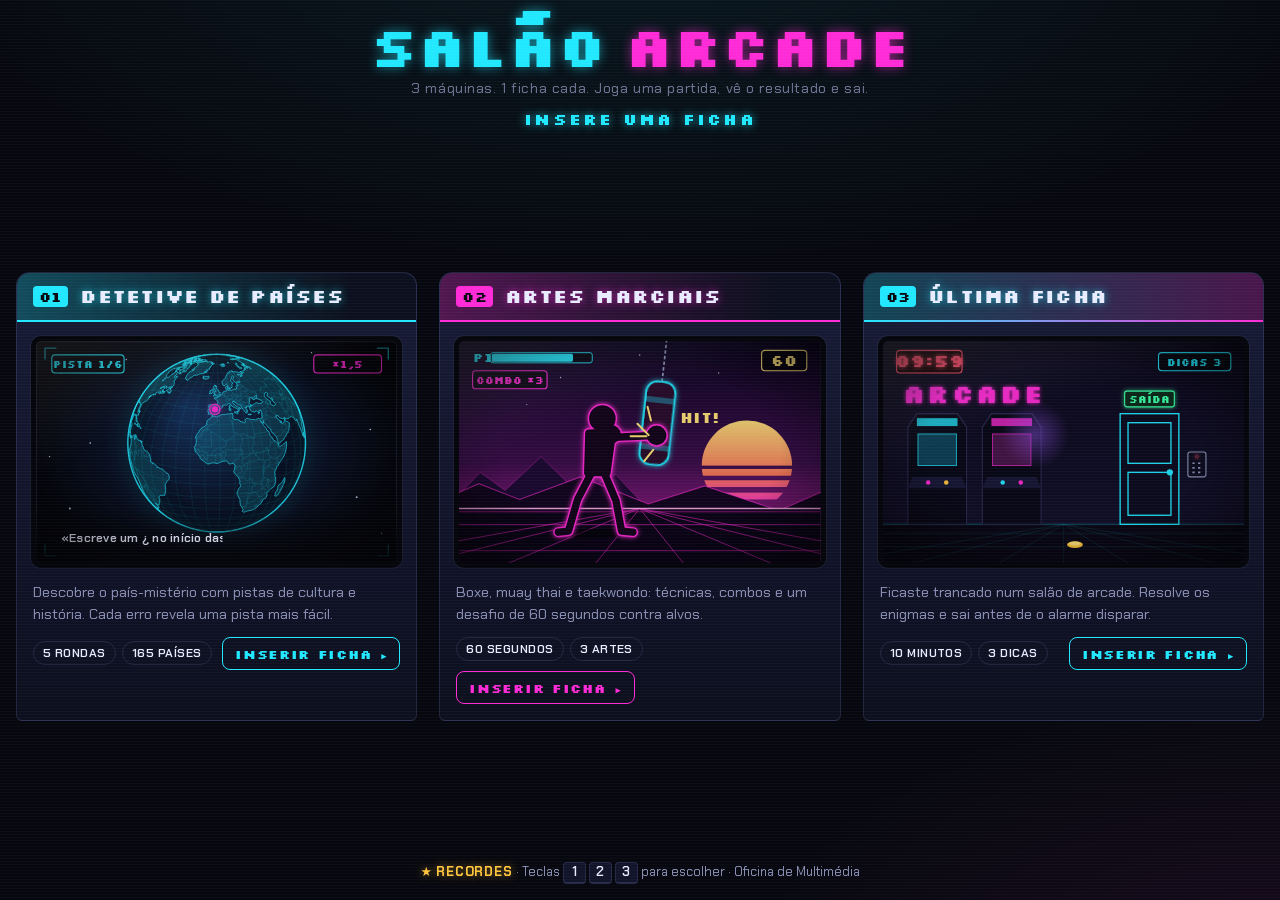
<file: site/index.html>
<!DOCTYPE html>
<html lang="pt-PT">
<head>
    <meta charset="UTF-8">
    <meta name="viewport" content="width=device-width, initial-scale=1.0, viewport-fit=cover">
    <meta name="theme-color" content="#07080f">
    <title>Salão Arcade</title>
    <link rel="preload" href="shared/fonts/silkscreen-700-latin.woff2" as="font" type="font/woff2" crossorigin>
    <link rel="preload" href="shared/fonts/chakra-petch-400-latin.woff2" as="font" type="font/woff2" crossorigin>
    <link rel="stylesheet" href="shared/base.css">
    <link rel="stylesheet" href="dashboard.css">
</head>
<body>
    <div class="page">
        <header class="hero">
            <h1 class="hero__title">
                <span class="neon-cyan">SALÃO</span>
                <span class="neon-magenta">ARCADE</span>
            </h1>
            <p class="hero__subtitle">3 máquinas. 1 ficha cada. Joga uma partida, vê o resultado e sai.</p>
            <p class="hero__coin pixel blink" aria-hidden="true">INSERE UMA FICHA</p>
        </header>

        <main class="cabinets" aria-label="Jogos disponíveis">

            <!-- ===== Máquina 1 — Detetive de Países ===== -->
            <a class="cabinet" href="geo/" style="--accent: var(--cyan)" data-key="1">
                <div class="cabinet__marquee">
                    <span class="cabinet__num pixel">01</span>
                    <h2 class="cabinet__title">DETETIVE DE PAÍSES</h2>
                </div>
                <div class="cabinet__screen cover cover--geo" aria-hidden="true">
                    <!-- globo desenhado em canvas pelo dashboard.js (com dados reais do mapa) -->
                    <canvas class="cover__globe"></canvas>
                    <svg viewBox="0 0 320 200" preserveAspectRatio="xMidYMid slice" class="cover__overlay">
                        <defs>
                            <linearGradient id="geo-fade" x1="0" y1="0" x2="0" y2="1">
                                <stop offset="0" stop-color="#07080f" stop-opacity="0"/>
                                <stop offset="1" stop-color="#07080f" stop-opacity=".95"/>
                            </linearGradient>
                        </defs>
                        <!-- estrelas -->
                        <g class="cv-stars">
                            <circle cx="22" cy="30" r=".9"><animate attributeName="opacity" values="1;.2;1" dur="2.6s" repeatCount="indefinite"/></circle>
                            <circle cx="48" cy="92" r=".7"/>
                            <circle cx="30" cy="150" r=".8"><animate attributeName="opacity" values=".3;1;.3" dur="3.1s" repeatCount="indefinite"/></circle>
                            <circle cx="80" cy="18" r=".6"/>
                            <circle cx="270" cy="24" r=".9"><animate attributeName="opacity" values="1;.3;1" dur="2.2s" repeatCount="indefinite"/></circle>
                            <circle cx="296" cy="80" r=".7"/>
                            <circle cx="284" cy="140" r=".8"><animate attributeName="opacity" values=".2;1;.2" dur="2.9s" repeatCount="indefinite"/></circle>
                            <circle cx="244" cy="12" r=".6"/>
                            <circle cx="12" cy="104" r=".6"/>
                            <circle cx="306" cy="172" r=".6"/>
                        </g>
                        <!-- cantos de mira -->
                        <g class="cv-hud-line">
                            <path d="M8 18V8H18M302 8H312V18M312 182V192H302M18 192H8V182"/>
                        </g>
                        <!-- etiqueta de pista -->
                        <g class="cv-chip">
                            <rect x="14" y="14" width="64" height="16" rx="3"/>
                            <text x="46" y="25.5" text-anchor="middle">PISTA 1/6</text>
                        </g>
                        <g class="cv-chip cv-chip--magenta">
                            <rect x="246" y="14" width="60" height="16" rx="3"/>
                            <text x="276" y="25.5" text-anchor="middle">×1,5</text>
                        </g>
                        <!-- pista a ser escrita -->
                        <rect x="0" y="150" width="320" height="50" fill="url(#geo-fade)"/>
                        <clipPath id="geo-type">
                            <rect x="20" y="166" width="0" height="20">
                                <animate attributeName="width" values="0;280;280;0" keyTimes="0;.45;.9;1" dur="6s" repeatCount="indefinite"/>
                            </rect>
                        </clipPath>
                        <text x="22" y="180" class="cv-clue" clip-path="url(#geo-type)">«Escreve um ¿ no início das perguntas…»</text>
                    </svg>
                </div>
                <div class="cabinet__panel">
                    <p>Descobre o país-mistério com pistas de cultura e história. Cada erro revela uma pista mais fácil.</p>
                    <div class="cabinet__foot">
                        <ul class="cabinet__meta">
                            <li>5 rondas</li>
                            <li>165 países</li>
                        </ul>
                        <span class="cabinet__cta">INSERIR FICHA <span aria-hidden="true">▶</span></span>
                    </div>
                </div>
            </a>

            <!-- ===== Máquina 2 — Artes Marciais ===== -->
            <a class="cabinet" href="artes/" style="--accent: var(--magenta)" data-key="2">
                <div class="cabinet__marquee">
                    <span class="cabinet__num pixel">02</span>
                    <h2 class="cabinet__title">ARTES MARCIAIS</h2>
                </div>
                <div class="cabinet__screen cover cover--fight" aria-hidden="true">
                    <svg viewBox="0 0 320 200" preserveAspectRatio="xMidYMid slice">
                        <defs>
                            <linearGradient id="ft-sky" x1="0" y1="0" x2="0" y2="1">
                                <stop offset="0" stop-color="#0b0620"/>
                                <stop offset=".55" stop-color="#3a0d4a"/>
                                <stop offset="1" stop-color="#ff2bd6" stop-opacity=".55"/>
                            </linearGradient>
                            <linearGradient id="ft-sun" x1="0" y1="0" x2="0" y2="1">
                                <stop offset="0" stop-color="#ffe27a"/>
                                <stop offset=".6" stop-color="#ff7a59"/>
                                <stop offset="1" stop-color="#ff2bd6"/>
                            </linearGradient>
                            <mask id="ft-sun-cut">
                                <rect width="320" height="200" fill="white"/>
                                <rect x="200" y="112" width="110" height="3" fill="black"/>
                                <rect x="200" y="121" width="110" height="4" fill="black"/>
                                <rect x="200" y="131" width="110" height="5" fill="black"/>
                                <rect x="200" y="142" width="110" height="6" fill="black"/>
                            </mask>
                            <filter id="ft-glow" x="-40%" y="-40%" width="180%" height="180%">
                                <feGaussianBlur stdDeviation="2.2" result="b"/>
                                <feMerge><feMergeNode in="b"/><feMergeNode in="SourceGraphic"/></feMerge>
                            </filter>
                            <!-- silhueta do lutador (desenhada 2x: contorno neon + interior escuro) -->
                            <g id="ft-fighter">
                                <animateTransform attributeName="transform" type="translate"
                                    values="0 0;0 0;-2 0;4 0;4 0;0 0" keyTimes="0;.35;.45;.52;.62;1"
                                    calcMode="spline" keySplines="0 0 1 1;.4 0 .6 1;.2 .8 .2 1;0 0 1 1;.4 0 .2 1"
                                    dur="2.4s" repeatCount="indefinite"/>
                                <!-- respiração na guarda -->
                                <g>
                                    <animateTransform attributeName="transform" type="translate" values="0 0;0 1;0 0" dur="1.6s" repeatCount="indefinite"/>
                                    <circle cx="123" cy="70" r="8.5"/>
                                    <path d="M111 83 L132 82 L127 118 L110 118 Z"/>
                                    <!-- braço de trás (guarda junto ao queixo) -->
                                    <path d="M116 87 L124 104 L131 84" fill="none"/>
                                    <circle cx="131" cy="84" r="5"/>
                                    <!-- braço da frente: guarda → antecipação → jab → recuperação -->
                                    <path d="M127 87 L139 100 L144 83" fill="none">
                                        <animate attributeName="d"
                                            values="M127 87 L139 100 L144 83;M127 87 L139 100 L144 83;M127 87 L135 103 L139 89;M127 87 L149 86 L171 85;M127 87 L149 86 L171 85;M127 87 L139 100 L144 83"
                                            keyTimes="0;.35;.45;.52;.62;1" calcMode="spline"
                                            keySplines="0 0 1 1;.4 0 .6 1;.2 .8 .2 1;0 0 1 1;.4 0 .2 1"
                                            dur="2.4s" repeatCount="indefinite"/>
                                    </path>
                                    <circle cx="144" cy="83" r="5.5">
                                        <animate attributeName="cx" values="144;144;139;171;171;144" keyTimes="0;.35;.45;.52;.62;1" calcMode="spline" keySplines="0 0 1 1;.4 0 .6 1;.2 .8 .2 1;0 0 1 1;.4 0 .2 1" dur="2.4s" repeatCount="indefinite"/>
                                        <animate attributeName="cy" values="83;83;89;85;85;83" keyTimes="0;.35;.45;.52;.62;1" calcMode="spline" keySplines="0 0 1 1;.4 0 .6 1;.2 .8 .2 1;0 0 1 1;.4 0 .2 1" dur="2.4s" repeatCount="indefinite"/>
                                    </circle>
                                </g>
                                <!-- pernas em guarda: trás fletida, frente avançada -->
                                <path d="M114 117 L101 142 L93 170 L84 171" fill="none"/>
                                <path d="M124 117 L135 143 L140 170 L150 171" fill="none"/>
                            </g>
                        </defs>

                        <rect width="320" height="200" fill="url(#ft-sky)"/>
                        <!-- estrelas -->
                        <g fill="#fff" opacity=".7">
                            <circle cx="30" cy="20" r=".8"/><circle cx="90" cy="34" r=".6"/><circle cx="160" cy="14" r=".7"/>
                            <circle cx="230" cy="30" r=".6"/><circle cx="296" cy="18" r=".8"/><circle cx="60" cy="58" r=".5"/>
                        </g>
                        <!-- sol às riscas -->
                        <circle cx="255" cy="112" r="40" fill="url(#ft-sun)" mask="url(#ft-sun-cut)" opacity=".95"/>
                        <!-- montanhas (parallax) -->
                        <g class="cv-mtn-far">
                            <path d="M0 150 L30 118 L52 134 L84 104 L118 138 L150 120 L178 150 Z M320 150 L350 118 L372 134 L404 104 L438 138 L470 120 L498 150 Z"/>
                            <animateTransform attributeName="transform" type="translate" values="0 0;-320 0" dur="40s" repeatCount="indefinite"/>
                        </g>
                        <g class="cv-mtn-near">
                            <path d="M-10 150 L40 128 L76 142 L130 122 L190 146 L240 130 L300 150 Z M310 150 L360 128 L396 142 L450 122 L510 146 L560 130 L620 150 Z"/>
                            <animateTransform attributeName="transform" type="translate" values="0 0;-320 0" dur="20s" repeatCount="indefinite"/>
                        </g>
                        <!-- chão em grelha com perspetiva -->
                        <rect x="0" y="150" width="320" height="50" fill="#0b0418"/>
                        <g class="cv-grid">
                            <path d="M160 150 L-120 200 M160 150 L-40 200 M160 150 L40 200 M160 150 L120 200 M160 150 L200 200 M160 150 L280 200 M160 150 L360 200 M160 150 L440 200"/>
                            <line x1="0" x2="320" y1="150" y2="150" class="cv-horizon"/>
                            <line x1="0" x2="320" y1="152" y2="152"><animate attributeName="y1" values="151;200" dur="1.6s" repeatCount="indefinite" calcMode="spline" keyTimes="0;1" keySplines=".6 0 1 1"/><animate attributeName="y2" values="151;200" dur="1.6s" repeatCount="indefinite" calcMode="spline" keyTimes="0;1" keySplines=".6 0 1 1"/></line>
                            <line x1="0" x2="320" y1="152" y2="152"><animate attributeName="y1" values="151;200" dur="1.6s" begin="-.53s" repeatCount="indefinite" calcMode="spline" keyTimes="0;1" keySplines=".6 0 1 1"/><animate attributeName="y2" values="151;200" dur="1.6s" begin="-.53s" repeatCount="indefinite" calcMode="spline" keyTimes="0;1" keySplines=".6 0 1 1"/></line>
                            <line x1="0" x2="320" y1="152" y2="152"><animate attributeName="y1" values="151;200" dur="1.6s" begin="-1.06s" repeatCount="indefinite" calcMode="spline" keyTimes="0;1" keySplines=".6 0 1 1"/><animate attributeName="y2" values="151;200" dur="1.6s" begin="-1.06s" repeatCount="indefinite" calcMode="spline" keyTimes="0;1" keySplines=".6 0 1 1"/></line>
                        </g>
                        <!-- sombra no chão -->
                        <ellipse cx="118" cy="172" rx="34" ry="4" fill="#000" opacity=".5"/>
                        <!-- saco de boxe -->
                        <g>
                            <animateTransform attributeName="transform" type="rotate"
                                values="0 184 0;0 184 0;10 184 0;-5 184 0;2 184 0;0 184 0"
                                keyTimes="0;.52;.62;.76;.88;1" dur="2.4s" repeatCount="indefinite"/>
                            <line x1="184" y1="0" x2="184" y2="38" stroke="#8d93b8" stroke-width="1.5" stroke-dasharray="3 2"/>
                            <rect x="171" y="38" width="26" height="74" rx="10" class="cv-bag" filter="url(#ft-glow)"/>
                            <rect x="171" y="52" width="26" height="5" fill="#22e8ff" opacity=".35"/>
                            <rect x="171" y="94" width="26" height="5" fill="#22e8ff" opacity=".35"/>
                        </g>
                        <!-- lutador: contorno neon + interior escuro -->
                        <use href="#ft-fighter" class="cv-fighter-glow" filter="url(#ft-glow)"/>
                        <use href="#ft-fighter" class="cv-fighter-body"/>
                        <!-- impacto -->
                        <g class="cv-hit" opacity="0">
                            <path d="M168 85 l-10 -10 M170 72 l-3 -12 M172 98 l-8 10 M166 86 h-14"/>
                            <text x="196" y="74" class="cv-hit-text">HIT!</text>
                            <animate attributeName="opacity" values="0;0;1;1;0;0" keyTimes="0;.52;.53;.62;.72;1" dur="2.4s" repeatCount="indefinite"/>
                        </g>
                        <!-- HUD -->
                        <g class="cv-hud">
                            <text x="12" y="20" class="cv-hud-label">P1</text>
                            <rect x="28" y="12" width="90" height="9" rx="2" class="cv-bar-bg"/>
                            <rect x="29" y="13" width="72" height="7" rx="1.5" class="cv-bar"/>
                            <rect x="268" y="10" width="40" height="18" rx="3" class="cv-timer-bg"/>
                            <text x="288" y="23.5" text-anchor="middle" class="cv-timer">60</text>
                        </g>
                        <g class="cv-chip cv-chip--magenta">
                            <rect x="12" y="28" width="66" height="16" rx="3"/>
                            <text x="45" y="39.5" text-anchor="middle">COMBO ×3</text>
                        </g>
                    </svg>
                </div>
                <div class="cabinet__panel">
                    <p>Boxe, muay thai e taekwondo: técnicas, combos e um desafio de 60 segundos contra alvos.</p>
                    <div class="cabinet__foot">
                        <ul class="cabinet__meta">
                            <li>60 segundos</li>
                            <li>3 artes</li>
                        </ul>
                        <span class="cabinet__cta">INSERIR FICHA <span aria-hidden="true">▶</span></span>
                    </div>
                </div>
            </a>

            <!-- ===== Máquina 3 — Última Ficha ===== -->
            <a class="cabinet" href="escape/" style="--accent: var(--cyan)" data-key="3">
                <div class="cabinet__marquee cabinet__marquee--dual">
                    <span class="cabinet__num pixel">03</span>
                    <h2 class="cabinet__title">ÚLTIMA FICHA</h2>
                </div>
                <div class="cabinet__screen cover cover--escape" aria-hidden="true">
                    <svg viewBox="0 0 320 200" preserveAspectRatio="xMidYMid slice">
                        <defs>
                            <linearGradient id="es-wall" x1="0" y1="0" x2="0" y2="1">
                                <stop offset="0" stop-color="#0c0a1e"/>
                                <stop offset="1" stop-color="#14102c"/>
                            </linearGradient>
                            <radialGradient id="es-uv" cx=".5" cy=".5" r=".5">
                                <stop offset="0" stop-color="#9b5cff" stop-opacity=".45"/>
                                <stop offset="1" stop-color="#9b5cff" stop-opacity="0"/>
                            </radialGradient>
                            <filter id="es-glow" x="-50%" y="-50%" width="200%" height="200%">
                                <feGaussianBlur stdDeviation="1.8" result="b"/>
                                <feMerge><feMergeNode in="b"/><feMergeNode in="SourceGraphic"/></feMerge>
                            </filter>
                            <mask id="es-uv-mask">
                                <rect width="320" height="200" fill="black"/>
                                <circle r="30" fill="white">
                                    <animate attributeName="cx" values="60;180;300;180;60" dur="9s" repeatCount="indefinite"/>
                                    <animate attributeName="cy" values="150;45;80;130;150" dur="9s" repeatCount="indefinite"/>
                                </circle>
                            </mask>
                        </defs>

                        <rect width="320" height="200" fill="url(#es-wall)"/>
                        <!-- rodapé e chão aos quadrados -->
                        <g class="es-floor">
                            <rect x="0" y="164" width="320" height="36" fill="#0a0816"/>
                            <path d="M160 164 L-60 200 M160 164 L20 200 M160 164 L100 200 M160 164 L160 200 M160 164 L220 200 M160 164 L300 200 M160 164 L380 200 M0 172 H320 M0 184 H320"/>
                        </g>
                        <line x1="0" y1="164" x2="320" y2="164" stroke="#22e8ff" stroke-opacity=".35"/>

                        <!-- letreiro neon a falhar -->
                        <g filter="url(#es-glow)">
                            <text x="81" y="57" text-anchor="middle" class="es-sign">ARCADE
                                <animate attributeName="opacity" values="1;1;.15;1;.3;1;1" keyTimes="0;.6;.62;.64;.66;.68;1" dur="4s" repeatCount="indefinite"/>
                            </text>
                        </g>

                        <!-- máquinas de arcade -->
                        <g class="es-cab">
                            <path d="M22 164 V78 L30 66 H66 L74 78 V164 Z"/>
                            <rect x="30" y="70" width="36" height="7" class="es-cab-marquee-c"/>
                            <rect x="31" y="84" width="34" height="28" class="es-cab-screen-c">
                                <animate attributeName="opacity" values=".9;.6;.9" dur="1.3s" repeatCount="indefinite"/>
                            </rect>
                            <path d="M26 122 H70 L74 132 H22 Z" class="es-cab-panel"/>
                            <circle cx="40" cy="127" r="2" fill="#ff2bd6"/><circle cx="56" cy="127" r="2" fill="#ffc53d"/>
                        </g>
                        <g class="es-cab">
                            <path d="M88 164 V78 L96 66 H132 L140 78 V164 Z"/>
                            <rect x="96" y="70" width="36" height="7" class="es-cab-marquee-m"/>
                            <rect x="97" y="84" width="34" height="28" class="es-cab-screen-m">
                                <animate attributeName="opacity" values=".7;1;.7" dur="1.7s" repeatCount="indefinite"/>
                            </rect>
                            <path d="M92 122 H136 L140 132 H88 Z" class="es-cab-panel"/>
                            <circle cx="106" cy="127" r="2" fill="#22e8ff"/><circle cx="122" cy="127" r="2" fill="#ff2bd6"/>
                        </g>

                        <!-- sinal de saída -->
                        <g filter="url(#es-glow)">
                            <rect x="214" y="46" width="44" height="14" rx="2" class="es-exit"/>
                            <text x="236" y="56.5" text-anchor="middle" class="es-exit-text">SAÍDA</text>
                        </g>
                        <!-- porta trancada -->
                        <g class="es-door">
                            <rect x="210" y="66" width="52" height="98"/>
                            <rect x="217" y="74" width="38" height="36"/>
                            <rect x="217" y="118" width="38" height="38"/>
                            <circle cx="254" cy="118" r="2.2"/>
                        </g>
                        <!-- teclado com LED -->
                        <g class="es-keypad">
                            <rect x="270" y="100" width="16" height="22" rx="2"/>
                            <path d="M274 110h2M279 110h2M274 114h2M279 114h2M274 118h2M279 118h2"/>
                        </g>
                        <circle cx="278" cy="104" r="2" fill="#ff4d6d" filter="url(#es-glow)">
                            <animate attributeName="opacity" values="1;.15;1" dur="1s" repeatCount="indefinite"/>
                        </circle>

                        <!-- luz UV a revelar números escondidos -->
                        <circle r="30" fill="url(#es-uv)">
                            <animate attributeName="cx" values="60;180;300;180;60" dur="9s" repeatCount="indefinite"/>
                            <animate attributeName="cy" values="150;45;80;130;150" dur="9s" repeatCount="indefinite"/>
                        </circle>
                        <g mask="url(#es-uv-mask)" class="es-digits" filter="url(#es-glow)">
                            <text x="150" y="154">4</text>
                            <text x="166" y="52">7</text>
                            <text x="186" y="100">1</text>
                            <text x="298" y="82">9</text>
                        </g>

                        <!-- ficha no chão a brilhar -->
                        <g>
                            <ellipse cx="170" cy="182" rx="7" ry="3" fill="#ffc53d"/>
                            <ellipse cx="170" cy="181" rx="5" ry="1.8" fill="#ffe27a"/>
                            <path d="M178 172 l2 4 l4 2 l-4 2 l-2 4 l-2 -4 l-4 -2 l4 -2 Z" fill="#fff">
                                <animate attributeName="opacity" values="0;1;0;0" keyTimes="0;.15;.3;1" dur="2.5s" repeatCount="indefinite"/>
                            </path>
                        </g>

                        <!-- contagem decrescente -->
                        <g>
                            <rect x="12" y="10" width="58" height="20" rx="3" class="es-led-bg"/>
                            <text x="41" y="25" text-anchor="middle" class="es-led" filter="url(#es-glow)">09:59</text>
                        </g>
                        <g class="cv-chip">
                            <rect x="244" y="12" width="64" height="16" rx="3"/>
                            <text x="276" y="23.5" text-anchor="middle">DICAS 3</text>
                        </g>
                    </svg>
                </div>
                <div class="cabinet__panel">
                    <p>Ficaste trancado num salão de arcade. Resolve os enigmas e sai antes de o alarme disparar.</p>
                    <div class="cabinet__foot">
                        <ul class="cabinet__meta">
                            <li>10 minutos</li>
                            <li>3 dicas</li>
                        </ul>
                        <span class="cabinet__cta">INSERIR FICHA <span aria-hidden="true">▶</span></span>
                    </div>
                </div>
            </a>

        </main>

        <footer class="footer">
            <a class="footer__recordes" href="recordes/">★ Recordes</a> ·
            Teclas <kbd>1</kbd> <kbd>2</kbd> <kbd>3</kbd> para escolher · Oficina de Multimédia
        </footer>
    </div>
    <script src="geo/vendor/d3.v7.9.0.min.js"></script>
    <script src="geo/vendor/topojson-client.3.1.0.min.js"></script>
    <script src="dashboard.js"></script>
</body>
</html>
</file>
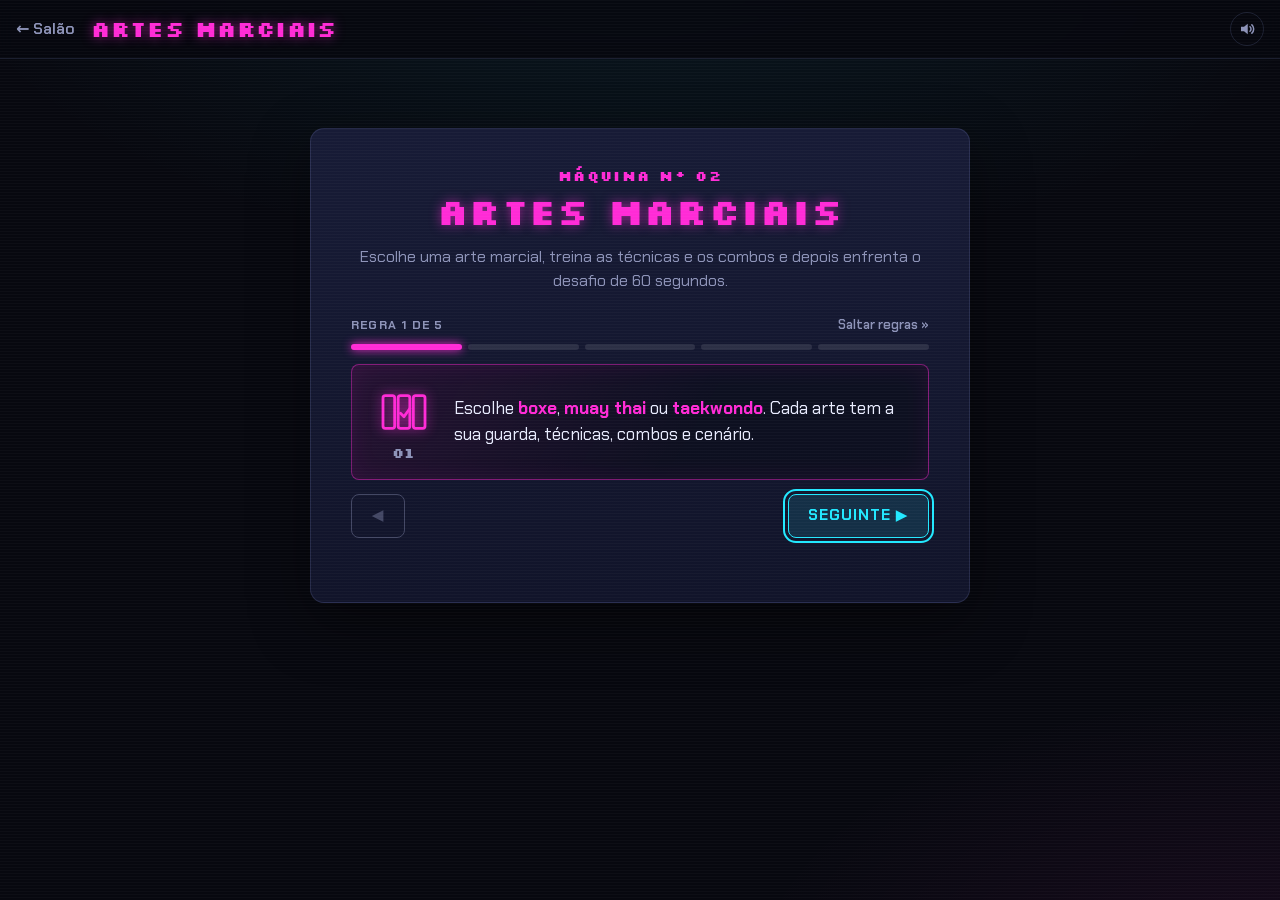
<file: site/artes/index.html>
<!DOCTYPE html>
<html lang="pt-PT">
<head>
    <meta charset="UTF-8">
    <meta name="viewport" content="width=device-width, initial-scale=1.0, viewport-fit=cover">
    <meta name="theme-color" content="#07080f">
    <title>Artes Marciais · Salão Arcade</title>
    <link rel="preload" href="../shared/fonts/silkscreen-700-latin.woff2" as="font" type="font/woff2" crossorigin>
    <link rel="preload" href="../shared/fonts/chakra-petch-400-latin.woff2" as="font" type="font/woff2" crossorigin>
    <link rel="stylesheet" href="../shared/base.css">
    <link rel="stylesheet" href="../shared/recordes.css">
    <link rel="stylesheet" href="artes.css">
</head>
<body style="--accent: var(--magenta)">
    <header class="topbar">
        <a class="topbar__back" href="../">← Salão</a>
        <span class="topbar__title pixel title-arcade">Artes Marciais</span>
        <div class="topbar__hud" id="hud" hidden>
            <span class="chip"><strong id="hud-arte">—</strong></span>
            <span class="chip" id="hud-modo">Treino livre</span>
            <span class="chip" data-desafio hidden>Tempo <strong id="hud-tempo">60</strong></span>
            <span class="chip" data-desafio hidden>Pontos <strong id="hud-pontos">0</strong></span>
            <span class="chip" id="hud-combo-chip" data-desafio hidden>Combo <strong id="hud-combo">×1</strong></span>
        </div>
    </header>

    <main class="app-main">
        <!-- ===== Intro ===== -->
        <section data-screen="intro" class="screen-card">
            <p class="eyebrow">Máquina Nº 02</p>
            <h1 class="title-arcade">Artes Marciais</h1>
            <p>Escolhe uma arte marcial, treina as técnicas e os combos e depois enfrenta o desafio de 60 segundos.</p>
            <ol class="how-to" data-passos>
                <li>
                    <svg class="rule-icon" viewBox="0 0 48 48" fill="none" stroke="currentColor" stroke-width="2.4" stroke-linecap="round" stroke-linejoin="round" aria-hidden="true">
                        <rect x="6" y="10" width="10" height="28" rx="2"/><rect x="19" y="10" width="10" height="28" rx="2"/><rect x="32" y="10" width="10" height="28" rx="2"/>
                        <path class="alt" d="M21 25l3 3 5-7"/>
                    </svg>
                    Escolhe <strong>boxe</strong>, <strong>muay thai</strong> ou <strong>taekwondo</strong>. Cada arte tem a sua guarda, técnicas, combos e cenário.
                </li>
                <li>
                    <svg class="rule-icon" viewBox="0 0 48 48" fill="none" stroke="currentColor" stroke-width="2.4" stroke-linecap="round" stroke-linejoin="round" aria-hidden="true">
                        <rect x="4" y="14" width="40" height="22" rx="4"/><path d="M11 25h8M15 21v8"/>
                        <circle class="alt" cx="31" cy="23" r="2.2" fill="currentColor"/><circle class="alt" cx="37" cy="27" r="2.2" fill="currentColor"/>
                    </svg>
                    No <strong>treino</strong>, usa os botões ou o teclado: <strong>Z X C V B N</strong> e <strong>Q W E</strong> para técnicas (há giratórios e esquivas), <strong>1</strong> a <strong>6</strong> para combos e <strong>← →</strong> para te moveres.
                </li>
                <li>
                    <svg class="rule-icon" viewBox="0 0 48 48" fill="none" stroke="currentColor" stroke-width="2.4" stroke-linecap="round" aria-hidden="true">
                        <circle cx="24" cy="24" r="15"/><circle cx="24" cy="24" r="8"/>
                        <circle class="alt" cx="24" cy="24" r="2.4" fill="currentColor"/>
                    </svg>
                    No <strong>desafio de 60 segundos</strong>, aparecem alvos a alturas e distâncias diferentes. Cada alvo diz qual o golpe que pede.
                </li>
                <li>
                    <svg class="rule-icon" viewBox="0 0 48 48" fill="none" stroke="currentColor" stroke-width="2.4" stroke-linecap="round" stroke-linejoin="round" aria-hidden="true">
                        <path d="M6 40h36"/><ellipse cx="18" cy="40" rx="8" ry="2.5"/>
                        <path class="alt" d="M30 30l8-8m0 0h-6m6 0v6"/>
                    </svg>
                    Põe-te na <strong>marca do chão</strong> à distância certa e usa o <strong>golpe pedido</strong>. Longe demais ou com a técnica errada não conta.
                </li>
                <li>
                    <svg class="rule-icon" viewBox="0 0 48 48" fill="none" stroke="currentColor" stroke-width="2.4" stroke-linecap="round" aria-hidden="true">
                        <path d="M10 14l10 20M20 14L10 34"/>
                        <path class="alt" d="M27 15c3-3 11-3 11 4 0 4-4 5-8 6 5 1 9 3 9 7 0 6-9 6-12 3"/>
                    </svg>
                    Acertos seguidos aumentam o <strong>combo</strong> até <strong>×3</strong>, e acertar depressa dá bónus. Se deixares um alvo fugir, o combo volta a ×1.
                </li>
            </ol>
            <div class="actions">
                <button class="btn btn--primary" type="button" data-action="start" data-autofocus>Escolher arte ▸</button>
            </div>
        </section>

        <!-- ===== Jogo ===== -->
        <section data-screen="game" hidden>
            <!-- escolha da arte -->
            <div class="selecao" id="selecao">
                <h2 class="selecao__titulo title-arcade">Escolhe a tua arte</h2>
                <p class="selecao__dica">Clica numa arte ou usa as teclas <kbd>1</kbd> <kbd>2</kbd> <kbd>3</kbd>.</p>
                <div class="selecao__grelha" id="selecao-grelha"></div>
            </div>

            <!-- arena -->
            <div class="arena" id="arena" hidden>
                <div class="palco">
                    <canvas id="palco" aria-label="Lutador e alvos"></canvas>
                    <div class="aviso pixel" id="aviso" aria-live="assertive"></div>
                </div>

                <aside class="painel" aria-label="Controlos">
                    <div class="grupo">
                        <span class="grupo__titulo">Mover</span>
                        <div class="grupo__linha">
                            <button type="button" class="tec tec--mover" data-mover="-1"><span class="tec__nome">◀ Recuar</span><kbd>←</kbd></button>
                            <button type="button" class="tec tec--mover" data-mover="1"><span class="tec__nome">Avançar ▶</span><kbd>→</kbd></button>
                        </div>
                    </div>
                    <div class="grupo">
                        <span class="grupo__titulo">Técnicas</span>
                        <div class="grupo__lista" id="botoes-tecnicas"></div>
                    </div>
                    <div class="grupo">
                        <span class="grupo__titulo">Combos</span>
                        <div class="grupo__lista" id="botoes-combos"></div>
                    </div>
                    <div class="grupo grupo--acoes">
                        <button type="button" class="btn btn--primary" id="btn-desafio">Começar desafio <kbd>Enter</kbd></button>
                        <button type="button" class="btn btn--ghost" id="btn-trocar">Trocar arte</button>
                    </div>
                </aside>
            </div>
        </section>

        <!-- ===== Resultado ===== -->
        <section data-screen="result" class="screen-card screen-card--wide" hidden>
            <p class="eyebrow" id="final-arte">Fim do desafio</p>
            <h1 class="title-arcade">Pontuação</h1>
            <strong class="big-score" id="final-score">0</strong>
            <div class="stat-grid" id="final-stats"></div>
            <div id="final-recorde" hidden></div>
            <div class="actions">
                <button class="btn btn--primary" type="button" data-action="again" data-autofocus>Jogar de novo</button>
                <a class="btn btn--ghost" href="../">Sair</a>
            </div>
        </section>
    </main>

    <script type="module" src="artes.js"></script>
</body>
</html>
</file>
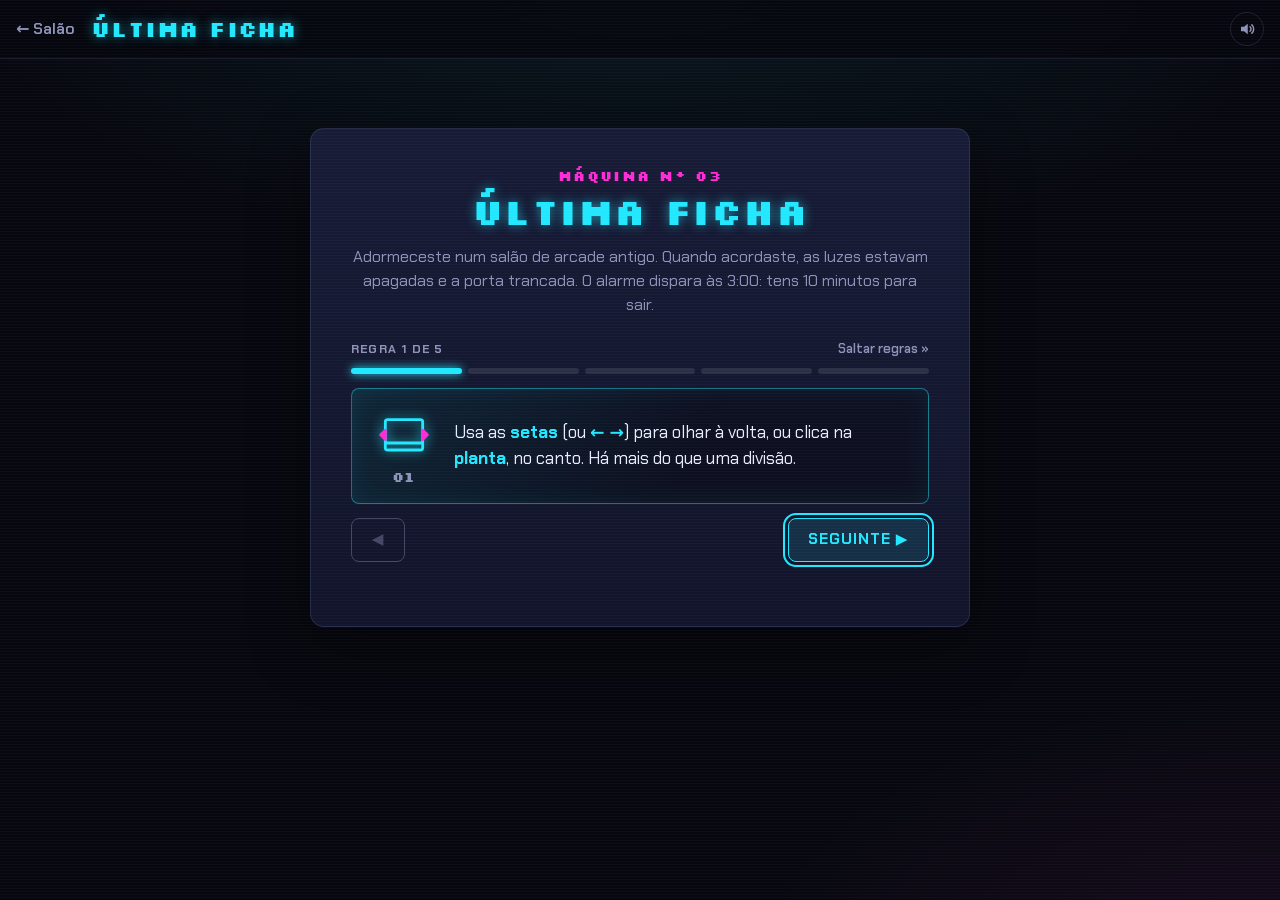
<file: site/escape/index.html>
<!DOCTYPE html>
<html lang="pt-PT">
<head>
    <meta charset="UTF-8">
    <meta name="viewport" content="width=device-width, initial-scale=1.0, viewport-fit=cover">
    <meta name="theme-color" content="#07080f">
    <title>Última Ficha · Salão Arcade</title>
    <link rel="preload" href="../shared/fonts/silkscreen-700-latin.woff2" as="font" type="font/woff2" crossorigin>
    <link rel="preload" href="../shared/fonts/chakra-petch-400-latin.woff2" as="font" type="font/woff2" crossorigin>
    <link rel="stylesheet" href="../shared/base.css">
    <link rel="stylesheet" href="../shared/recordes.css">
    <link rel="stylesheet" href="escape.css">
</head>
<body style="--accent: var(--cyan)">
    <header class="topbar">
        <a class="topbar__back" href="../">← Salão</a>
        <span class="topbar__title pixel title-arcade">Última Ficha</span>
        <div class="topbar__hud" id="hud" hidden>
            <span class="chip" id="hud-tempo-chip">Alarme em <strong id="hud-tempo">8:00</strong></span>
            <span class="chip">Dicas <strong id="hud-dicas">3</strong></span>
        </div>
    </header>

    <main class="app-main">
        <!-- ===== Intro ===== -->
        <section data-screen="intro" class="screen-card">
            <p class="eyebrow">Máquina Nº 03</p>
            <h1 class="title-arcade">Última Ficha</h1>
            <p>Adormeceste num salão de arcade antigo. Quando acordaste, as luzes estavam apagadas e a porta trancada. O alarme dispara às 3:00: tens 10 minutos para sair.</p>
            <ol class="how-to" data-passos>
                <li>
                    <svg class="rule-icon" viewBox="0 0 48 48" fill="none" stroke="currentColor" stroke-width="2.4" stroke-linecap="round" stroke-linejoin="round" aria-hidden="true">
                        <rect x="8" y="10" width="32" height="26" rx="2"/><path d="M8 30h32"/>
                        <path class="alt" d="M4 23l4-4v8zM44 23l-4-4v8z" fill="currentColor"/>
                    </svg>
                    Usa as <strong>setas</strong> (ou <strong>← →</strong>) para olhar à volta, ou clica na <strong>planta</strong>, no canto. Há mais do que uma divisão.
                </li>
                <li>
                    <svg class="rule-icon" viewBox="0 0 48 48" fill="none" stroke="currentColor" stroke-width="2.4" stroke-linecap="round" stroke-linejoin="round" aria-hidden="true">
                        <path d="M14 8l18 18-8 1 5 10-4 2-5-10-6 6z"/>
                        <circle class="alt" cx="36" cy="12" r="5"/>
                    </svg>
                    <strong>Clica nos objetos</strong> para os examinar. Nem tudo está à vista e as pistas de uma divisão servem noutra.
                </li>
                <li>
                    <svg class="rule-icon" viewBox="0 0 48 48" fill="none" stroke="currentColor" stroke-width="2.4" stroke-linecap="round" stroke-linejoin="round" aria-hidden="true">
                        <rect x="5" y="16" width="11" height="16" rx="2"/><rect x="18.5" y="16" width="11" height="16" rx="2"/><rect x="32" y="16" width="11" height="16" rx="2"/>
                        <circle class="alt" cx="10.5" cy="24" r="3"/>
                    </svg>
                    O que apanhas vai para o <strong>inventário</strong>: pega num item e clica onde o queres usar. Papéis leem-se e alguns itens <strong>juntam-se</strong> (clica num e depois no outro). O que lês fica no <strong>caderno</strong> (tecla N).
                </li>
                <li>
                    <svg class="rule-icon" viewBox="0 0 48 48" fill="none" stroke="currentColor" stroke-width="2.4" stroke-linecap="round" stroke-linejoin="round" aria-hidden="true">
                        <path d="M18 34c-4-3-6-7-6-11a12 12 0 0 1 24 0c0 4-2 8-6 11z"/><path d="M19 39h10"/>
                        <path class="alt" d="M24 16v8l4 3"/>
                    </svg>
                    Tens <strong>3 dicas</strong>, mas cada uma custa <strong>30 segundos</strong>.
                </li>
                <li>
                    <svg class="rule-icon" viewBox="0 0 48 48" fill="none" stroke="currentColor" stroke-width="2.4" stroke-linecap="round" stroke-linejoin="round" aria-hidden="true">
                        <path d="M12 40V12h20v28"/><path d="M32 12l6 4v24"/>
                        <path class="alt" d="M20 22l4 4 7-8"/>
                    </svg>
                    Sai pela porta antes do alarme. O <strong>rank (S, A, B ou C)</strong> depende do tempo que sobra e das dicas usadas.
                </li>
            </ol>
            <p class="erro-servidor" id="erro-servidor" role="alert" hidden></p>
            <div class="actions">
                <button class="btn btn--primary" type="button" data-action="start" data-autofocus>Acordar ▸</button>
            </div>
        </section>

        <!-- ===== Jogo ===== -->
        <section data-screen="game" hidden>
            <div class="jogo" id="jogo">
                <div class="sala" id="sala">
                    <svg id="cena" class="cena" viewBox="0 0 1600 900" preserveAspectRatio="xMidYMid meet" aria-label="Sala do salão de arcade"></svg>

                    <button type="button" class="sala__seta sala__seta--esq" id="seta-esq"><b aria-hidden="true">‹</b><span></span></button>
                    <button type="button" class="sala__seta sala__seta--dir" id="seta-dir"><span></span><b aria-hidden="true">›</b></button>
                    <div class="sala__parede">
                        <small id="nome-sala">Salão</small>
                        <span id="nome-parede">Saída</span>
                    </div>
                    <nav class="mapa" id="mapa" aria-label="Planta"></nav>
                    <div class="rotulo" id="rotulo" hidden></div>
                    <div class="cursor-item" id="cursor-item" hidden></div>

                    <div class="modal" id="modal" hidden>
                        <div class="modal__caixa" role="dialog" aria-modal="true" aria-labelledby="modal-titulo">
                            <header class="modal__topo">
                                <h2 class="modal__titulo pixel" id="modal-titulo"></h2>
                                <button type="button" class="btn-caderno btn-caderno--modal" id="modal-caderno" title="Caderno (tecla N)">
                                    <svg viewBox="0 0 24 24" aria-hidden="true"><path d="M6 3h11a2 2 0 0 1 2 2v14a2 2 0 0 1-2 2H6z" fill="none" stroke="currentColor" stroke-width="2"/><path d="M6 3v18M9.5 8h6M9.5 12h6" stroke="currentColor" stroke-width="2"/></svg>
                                    Caderno
                                </button>
                                <button type="button" class="modal__fechar" id="modal-fechar" aria-label="Fechar">✕</button>
                            </header>
                            <div class="modal__corpo" id="modal-corpo"></div>
                        </div>
                    </div>

                    <aside class="caderno" id="caderno" aria-label="Caderno" hidden>
                        <header class="caderno__topo">
                            <h2 class="caderno__titulo pixel">Caderno</h2>
                            <button type="button" class="modal__fechar" id="caderno-fechar" aria-label="Fechar o caderno">✕</button>
                        </header>
                        <div class="caderno__corpo" id="caderno-corpo"></div>
                    </aside>
                    <div class="sala__flash" aria-hidden="true"></div>
                </div>

                <div class="barra" id="barra">
                    <div class="inventario" id="inventario" aria-label="Inventário"></div>
                    <p class="mensagem" id="mensagem" aria-live="polite"></p>
                    <div class="barra__botoes">
                        <button type="button" class="btn btn--ghost btn-caderno" id="btn-caderno" aria-expanded="false" title="Caderno (tecla N)">
                            <svg viewBox="0 0 24 24" aria-hidden="true"><path d="M6 3h11a2 2 0 0 1 2 2v14a2 2 0 0 1-2 2H6z" fill="none" stroke="currentColor" stroke-width="2"/><path d="M6 3v18M9.5 8h6M9.5 12h6" stroke="currentColor" stroke-width="2"/></svg>
                            Caderno <span class="btn-caderno__novas" id="caderno-novas" hidden></span>
                        </button>
                        <button type="button" class="btn btn--magenta btn-dica" id="btn-dica">Dica <small>−30 s</small> <span class="btn-dica__n" data-dicas>3</span></button>
                    </div>
                </div>
            </div>
        </section>

        <!-- ===== Resultado ===== -->
        <section data-screen="result" class="screen-card screen-card--wide" hidden>
            <p class="eyebrow" id="final-eyebrow">Fim da partida</p>
            <h1 class="title-arcade" id="final-titulo">Rank</h1>
            <strong class="big-score rank" id="final-rank">—</strong>
            <div class="stat-grid" id="final-stats"></div>
            <p class="final-nota" id="final-nota"></p>
            <div id="final-recorde" hidden></div>
            <div class="actions">
                <button class="btn btn--primary" type="button" data-action="again" data-autofocus>Jogar de novo</button>
                <a class="btn btn--ghost" href="../">Sair</a>
            </div>
        </section>
    </main>

    <script type="module" src="escape.js"></script>
</body>
</html>
</file>
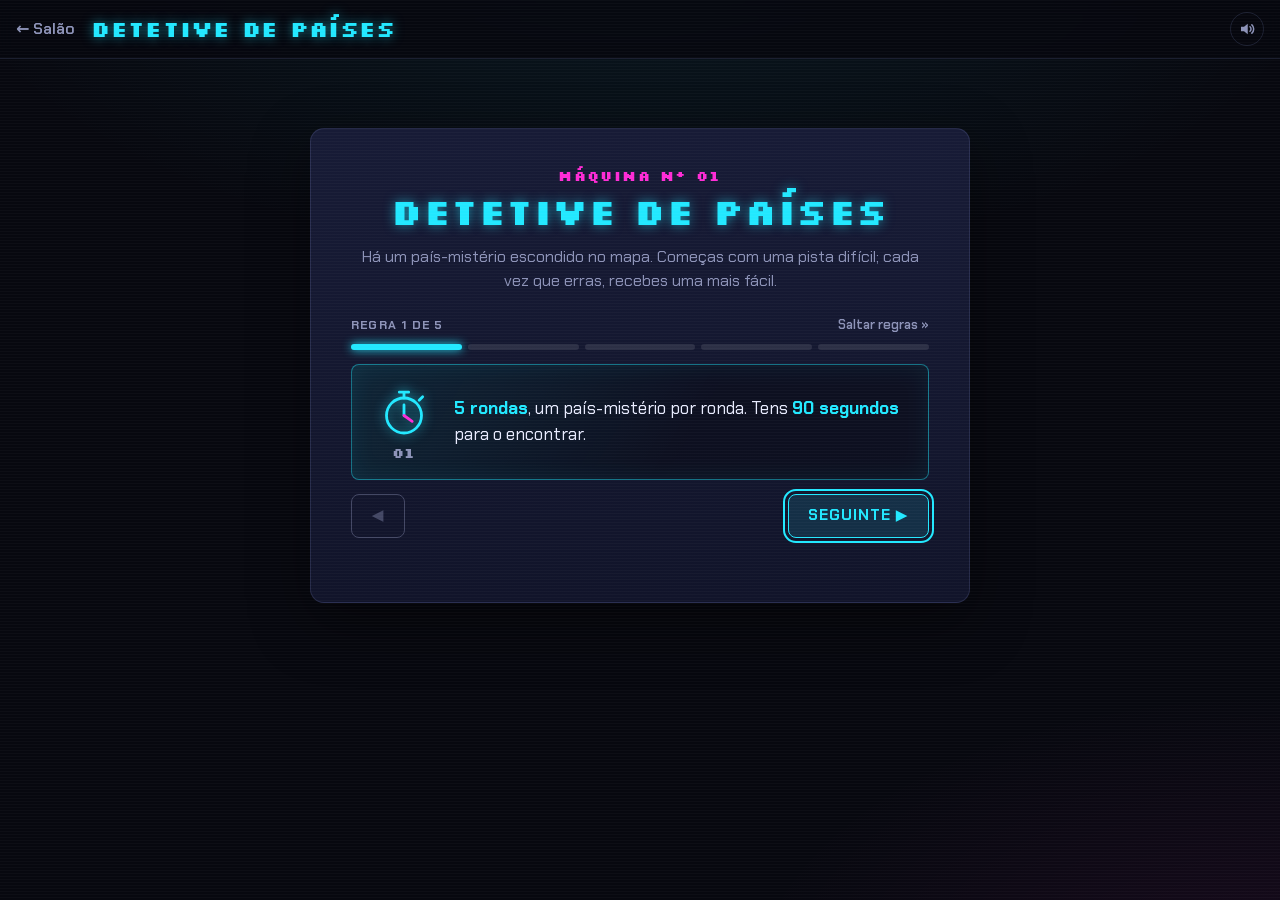
<file: site/geo/index.html>
<!DOCTYPE html>
<html lang="pt-PT">
<head>
    <meta charset="UTF-8">
    <meta name="viewport" content="width=device-width, initial-scale=1.0, viewport-fit=cover">
    <meta name="theme-color" content="#07080f">
    <title>Detetive de Países · Salão Arcade</title>
    <link rel="preload" href="../shared/fonts/silkscreen-700-latin.woff2" as="font" type="font/woff2" crossorigin>
    <link rel="preload" href="../shared/fonts/chakra-petch-400-latin.woff2" as="font" type="font/woff2" crossorigin>
    <link rel="stylesheet" href="../shared/base.css">
    <link rel="stylesheet" href="../shared/recordes.css">
    <link rel="stylesheet" href="geo.css">
</head>
<body>
    <header class="topbar">
        <a class="topbar__back" href="../">← Salão</a>
        <span class="topbar__title pixel title-arcade">Detetive de Países</span>
        <div class="topbar__hud" id="hud" hidden>
            <span class="chip">Ronda <strong id="hud-round">1/5</strong></span>
            <span class="chip">Pontos <strong id="hud-score">0</strong></span>
            <span class="chip" id="hud-combo-chip">Combo <strong id="hud-combo">×1</strong></span>
        </div>
    </header>

    <main class="app-main">
        <!-- ===== Intro ===== -->
        <section data-screen="intro" class="screen-card">
            <p class="eyebrow">Máquina Nº 01</p>
            <h1 class="title-arcade">Detetive de Países</h1>
            <p>Há um país-mistério escondido no mapa. Começas com uma pista difícil; cada vez que erras, recebes uma mais fácil.</p>
            <ol class="how-to" data-passos>
                <li>
                    <svg class="rule-icon" viewBox="0 0 48 48" fill="none" stroke="currentColor" stroke-width="2.4" stroke-linecap="round" aria-hidden="true">
                        <circle cx="24" cy="27" r="15"/><path d="M24 27V18M20 7h8M24 7v5M37 14l3-3"/>
                        <path class="alt" d="M24 27l7 5"/>
                    </svg>
                    <strong>5 rondas</strong>, um país-mistério por ronda. Tens <strong>90 segundos</strong> para o encontrar.
                </li>
                <li>
                    <svg class="rule-icon" viewBox="0 0 48 48" fill="none" stroke="currentColor" stroke-width="2.4" stroke-linejoin="round" aria-hidden="true">
                        <path d="M5 12l12-4 12 4 12-4v26l-12 4-12-4-12 4z"/><path d="M17 8v26M29 12v26"/>
                        <path class="alt" d="M30 27l12 5-5 2 4 6-3 2-4-6-4 4z" fill="currentColor"/>
                    </svg>
                    Lê a pista e <strong>clica no país</strong> que achas que é. Se errares, aparece a <strong>pista seguinte</strong>, mais fácil.
                </li>
                <li>
                    <svg class="rule-icon" viewBox="0 0 48 48" fill="none" stroke="currentColor" stroke-width="2.4" aria-hidden="true">
                        <rect x="8" y="6" width="32" height="9" rx="2"/><rect x="8" y="19" width="32" height="9" rx="2" stroke-dasharray="4 3"/><rect x="8" y="32" width="32" height="9" rx="2" stroke-dasharray="4 3"/>
                        <path class="alt" d="M13 10.5h14"/>
                    </svg>
                    Há <strong>6 pistas</strong>, da mais difícil para a mais fácil. Quanto <strong>menos usares</strong>, mais pontos. Se esgotares as pistas ou o tempo, perdes a ronda.
                </li>
                <li>
                    <svg class="rule-icon" viewBox="0 0 48 48" fill="none" stroke="currentColor" stroke-width="2.4" stroke-linecap="round" aria-hidden="true">
                        <path d="M10 14l10 20M20 14L10 34"/>
                        <path class="alt" d="M27 15c3-3 11-3 11 4 0 4-4 5-8 6 5 1 9 3 9 7 0 6-9 6-12 3"/>
                    </svg>
                    Respostas certas seguidas aumentam o <strong>combo</strong>: ×1,5, ×2… até <strong>×3</strong>. Uma ronda falhada repõe ×1.
                </li>
                <li>
                    <svg class="rule-icon" viewBox="0 0 48 48" fill="none" stroke="currentColor" stroke-width="2.4" stroke-linecap="round" aria-hidden="true">
                        <circle cx="20" cy="20" r="12"/><path d="M29 29l11 11"/>
                        <path class="alt" d="M20 14v12M14 20h12"/>
                    </svg>
                    Usa a <strong>roda do rato</strong> (ou dois dedos) para fazer zoom e <strong>arrasta</strong> para mover o mapa. Países pequenos ficam fáceis de acertar.
                </li>
            </ol>
            <div class="actions">
                <button class="btn btn--primary" type="button" data-action="start" data-autofocus>Começar partida ▸</button>
            </div>
            <p class="load-error" id="load-error" hidden></p>
        </section>

        <!-- ===== Jogo ===== -->
        <section data-screen="game" hidden>
            <div class="geo-layout">
                <div class="map-frame">
                    <div class="map-wrap">
                        <svg id="map" class="map" viewBox="0 0 960 500" role="img" aria-label="Mapa-mundo: clica no país-mistério"></svg>
                        <div class="map-toast" id="map-toast" role="status" aria-live="polite" hidden></div>
                        <div class="map-zoom" aria-label="Zoom do mapa">
                            <button type="button" id="zoom-in" aria-label="Aproximar">+</button>
                            <button type="button" id="zoom-out" aria-label="Afastar">−</button>
                            <button type="button" id="zoom-reset" aria-label="Ver o mundo inteiro">⟲</button>
                        </div>
                    </div>
                </div>

                <aside class="clues" aria-label="Pistas">
                    <div class="clues__head">
                        <h2 class="clues__title">Pistas</h2>
                        <span class="clues__time pixel" id="time-left" aria-label="Segundos restantes">90</span>
                    </div>
                    <div class="timer" aria-hidden="true"><div class="timer__bar" id="timer-bar"></div></div>

                    <p class="stakes pixel" id="stakes"></p>

                    <ol class="clue-list" id="clue-list" aria-live="polite"></ol>

                    <div class="round-end" id="round-end" hidden>
                        <p class="round-end__verdict pixel" id="round-verdict"></p>
                        <p class="round-end__country title-arcade pixel" id="round-country"></p>
                        <p class="round-end__points" id="round-points"></p>
                        <button class="btn btn--primary" type="button" id="next-round">Próxima ronda ▸</button>
                    </div>
                </aside>
            </div>
        </section>

        <!-- ===== Resultado ===== -->
        <section data-screen="result" class="screen-card screen-card--wide" hidden>
            <p class="eyebrow">Fim da partida</p>
            <h1 class="title-arcade">Pontuação</h1>
            <strong class="big-score" id="final-score">0</strong>
            <div class="stat-grid" id="final-stats"></div>
            <div class="table-wrap">
                <table class="rounds-table">
                    <thead>
                        <tr><th>#</th><th>País</th><th>Resultado</th><th>Pistas</th><th>Tempo</th><th>Pontos</th></tr>
                    </thead>
                    <tbody id="rounds-body"></tbody>
                </table>
            </div>
            <div id="final-recorde" hidden></div>
            <div class="actions">
                <button class="btn btn--primary" type="button" data-action="again" data-autofocus>Jogar de novo</button>
                <a class="btn btn--ghost" href="../">Sair</a>
            </div>
        </section>
    </main>

    <script src="vendor/d3.v7.9.0.min.js"></script>
    <script src="vendor/topojson-client.3.1.0.min.js"></script>
    <script type="module" src="geo.js"></script>
</body>
</html>
</file>
<file: site/shared/base.css>
/* =========================================================
   Salão Arcade — estilo base partilhado por todas as páginas
   Arcade neon: fundo escuro, ciano + magenta, scanlines subtis.
   ========================================================= */

/* Títulos: Silkscreen Bold (OFL). size-adjust iguala o tamanho visual a uma
   fonte pixel "grande" (a Press Start 2P desenha mal Í/Ú/Á). */
@font-face {
    font-family: "Arcade Pixel";
    font-style: normal;
    font-weight: 400 700;
    font-display: swap;
    size-adjust: 150%;
    src: url("fonts/silkscreen-700-latin.woff2") format("woff2");
}

/* Texto: Chakra Petch (OFL), sans angular com ar de HUD. */
@font-face {
    font-family: "Chakra Petch";
    font-style: normal;
    font-weight: 400;
    font-display: swap;
    src: url("fonts/chakra-petch-400-latin.woff2") format("woff2");
}

@font-face {
    font-family: "Chakra Petch";
    font-style: normal;
    font-weight: 600;
    font-display: swap;
    src: url("fonts/chakra-petch-600-latin.woff2") format("woff2");
}

@font-face {
    font-family: "Chakra Petch";
    font-style: normal;
    font-weight: 700;
    font-display: swap;
    src: url("fonts/chakra-petch-700-latin.woff2") format("woff2");
}

:root {
    color-scheme: dark;

    /* Cores */
    --bg: #07080f;
    --bg-2: #0c0f1d;
    --panel: #11142a;
    --panel-2: #171b36;
    --line: rgba(160, 175, 255, 0.14);
    --text: #e9ecff;
    --muted: #8d93b8;
    --cyan: #22e8ff;
    --magenta: #ff2bd6;
    --amber: #ffc53d;
    --danger: #ff4d6d;
    --good: #3dffa8;
    --accent: var(--cyan);

    /* Tipografia */
    --font-pixel: "Arcade Pixel", ui-monospace, "Cascadia Mono", Consolas, monospace;
    --font-sans: "Chakra Petch", system-ui, "Segoe UI", Roboto, Arial, sans-serif;

    /* Forma */
    --radius: 14px;
    --radius-sm: 8px;
    --glow: 0 0 0 1px var(--accent), 0 0 22px color-mix(in srgb, var(--accent) 45%, transparent);
}

*,
*::before,
*::after {
    box-sizing: border-box;
}

html,
body {
    margin: 0;
}

body {
    min-height: 100vh;
    min-height: 100dvh;
    background:
        radial-gradient(1200px 600px at 50% -10%, rgba(34, 232, 255, 0.08), transparent 60%),
        radial-gradient(900px 500px at 100% 110%, rgba(255, 43, 214, 0.07), transparent 60%),
        var(--bg);
    background-attachment: fixed;
    color: var(--text);
    font-family: var(--font-sans);
    font-size: 16px;
    line-height: 1.5;
    -webkit-font-smoothing: antialiased;
}

/* Scanlines CRT muito subtis por cima de tudo */
body::after {
    content: "";
    position: fixed;
    inset: 0;
    pointer-events: none;
    z-index: 9999;
    background: repeating-linear-gradient(
        to bottom,
        rgba(255, 255, 255, 0.028) 0,
        rgba(255, 255, 255, 0.028) 1px,
        transparent 1px,
        transparent 3px
    );
}

img,
svg {
    max-width: 100%;
}

a {
    color: var(--cyan);
}

:focus-visible {
    outline: 2px solid var(--cyan);
    outline-offset: 3px;
}

/* Títulos que recebem foco por código (mudança de ecrã) não precisam de contorno. */
[tabindex="-1"]:focus {
    outline: none;
}

[hidden] {
    display: none !important;
}

/* ---------- Tipografia ---------- */

/* Fonte pixel — só em títulos */
h1,
h2,
h3,
.pixel {
    font-family: var(--font-pixel);
    font-weight: 400;
    line-height: 1.4;
    letter-spacing: 0.02em;
    margin: 0;
}

/* Título neon na cor de acento da página */
.title-arcade {
    color: var(--accent);
    text-shadow: 0 0 12px color-mix(in srgb, var(--accent) 55%, transparent);
    text-transform: uppercase;
}

.neon-cyan {
    color: var(--cyan);
    text-shadow: 0 0 12px rgba(34, 232, 255, 0.55);
}

.neon-magenta {
    color: var(--magenta);
    text-shadow: 0 0 12px rgba(255, 43, 214, 0.55);
}

.muted {
    color: var(--muted);
}

/* Rótulo pequeno em pixel, em magenta */
.eyebrow {
    display: block;
    margin: 0 0 12px;
    font-family: var(--font-pixel);
    font-size: 0.6rem;
    letter-spacing: 0.15em;
    text-transform: uppercase;
    color: var(--magenta);
}

kbd {
    display: inline-block;
    min-width: 1.8em;
    padding: 1px 6px;
    border: 1px solid var(--line);
    border-bottom-width: 2px;
    border-radius: 4px;
    background: var(--panel);
    color: var(--text);
    font: 600 0.8rem/1.3 var(--font-sans);
    text-align: center;
}

/* ---------- Botões ---------- */

.btn {
    --btn-color: var(--cyan);
    display: inline-flex;
    align-items: center;
    justify-content: center;
    gap: 0.6em;
    min-height: 44px;
    padding: 0.65em 1.3em;
    border: 1px solid var(--btn-color);
    border-radius: var(--radius-sm);
    background: color-mix(in srgb, var(--btn-color) 12%, transparent);
    color: var(--btn-color);
    font: 700 0.95rem/1 var(--font-sans);
    letter-spacing: 0.06em;
    text-transform: uppercase;
    text-decoration: none;
    cursor: pointer;
    transition: background 0.15s, box-shadow 0.15s, transform 0.1s;
}

.btn:hover {
    background: color-mix(in srgb, var(--btn-color) 22%, transparent);
    box-shadow: 0 0 18px color-mix(in srgb, var(--btn-color) 40%, transparent);
}

.btn:active {
    transform: translateY(1px);
}

.btn:disabled {
    opacity: 0.4;
    cursor: not-allowed;
    box-shadow: none;
}

.btn--primary {
    --btn-color: var(--accent);
    background: var(--btn-color);
    color: var(--bg);
}

.btn--primary:hover {
    background: color-mix(in srgb, var(--btn-color) 85%, white);
}

.btn--red,
.btn--magenta {
    --btn-color: var(--magenta);
}

.btn--ghost {
    --btn-color: var(--muted);
    background: transparent;
}

/* ---------- Barra superior das apps ---------- */

.topbar {
    position: sticky;
    top: env(safe-area-inset-top, 0px);
    z-index: 50;
    display: flex;
    align-items: center;
    gap: 16px;
    padding: 12px max(16px, env(safe-area-inset-left, 0px));
    background: rgba(7, 8, 15, 0.85);
    backdrop-filter: blur(8px);
    border-bottom: 1px solid var(--line);
}

.topbar__back {
    color: var(--muted);
    font-weight: 600;
    text-decoration: none;
    white-space: nowrap;
}

.topbar__back:hover {
    color: var(--cyan);
}

.topbar__title {
    font-size: clamp(0.7rem, 2vw, 0.9rem);
    flex: 1;
    min-width: 0;
}

.topbar__hud {
    display: flex;
    gap: 8px;
    flex-wrap: wrap;
    justify-content: flex-end;
}

/* Botão de som (criado por shared/som.js) */
.topbar__som {
    display: grid;
    place-items: center;
    flex: none;
    width: 34px;
    height: 34px;
    padding: 0;
    border: 1px solid var(--line);
    border-radius: 999px;
    background: transparent;
    color: var(--muted);
    cursor: pointer;
    transition: color 0.15s, border-color 0.15s, box-shadow 0.15s;
}

.topbar__som:hover,
.topbar__som:focus-visible {
    color: var(--cyan);
    border-color: var(--cyan);
    box-shadow: 0 0 12px color-mix(in srgb, var(--cyan) 40%, transparent);
    outline: none;
}

.topbar__som[aria-pressed="false"] {
    color: var(--magenta);
}

/* Em ecrãs estreitos os indicadores passam para uma segunda linha. */
@media (max-width: 640px) {
    .topbar {
        flex-wrap: wrap;
        row-gap: 8px;
    }

    .topbar__hud {
        width: 100%;
        justify-content: flex-start;
    }
}

/* Indicadores (pontos, ronda, combo...) */
.chip {
    display: inline-flex;
    align-items: baseline;
    gap: 6px;
    padding: 5px 11px;
    border: 1px solid var(--line);
    border-radius: 999px;
    background: var(--panel);
    font-size: 0.8rem;
    font-weight: 600;
    letter-spacing: 0.04em;
    text-transform: uppercase;
    color: var(--muted);
    white-space: nowrap;
}

.chip strong {
    color: var(--text);
    font-size: 0.95rem;
    font-variant-numeric: tabular-nums;
}

/* Chip em destaque (ex.: combo ativo) */
.chip.is-active {
    border-color: var(--magenta);
    color: var(--magenta);
    box-shadow: 0 0 12px rgba(255, 43, 214, 0.35);
}

.chip.is-active strong {
    color: var(--magenta);
}

/* ---------- Ecrãs de jogo (intro / jogo / resultado) ---------- */

.app-main {
    width: 100%;
    max-width: 1240px;
    margin: 0 auto;
    padding: 24px 16px 48px;
}

.screen-card {
    max-width: 660px;
    margin: 5vh auto 0;
    padding: clamp(24px, 5vw, 40px);
    border: 1px solid var(--line);
    border-radius: var(--radius);
    background: linear-gradient(180deg, var(--panel-2), var(--panel));
    box-shadow: 0 20px 60px rgba(0, 0, 0, 0.45);
    text-align: center;
}

.screen-card--wide {
    max-width: 780px;
}

.screen-card h1,
.screen-card h2 {
    font-size: clamp(1rem, 4vw, 1.5rem);
    margin-bottom: 16px;
}

.screen-card p {
    color: var(--muted);
    margin: 0 0 16px;
}

.screen-card .eyebrow {
    color: var(--magenta);
    margin-bottom: 12px;
}

.how-to {
    text-align: left;
    margin: 20px 0 28px;
    padding: 16px 20px 16px 38px;
    border: 1px solid var(--line);
    border-radius: var(--radius-sm);
    background: rgba(0, 0, 0, 0.25);
    color: var(--text);
}

.how-to li + li {
    margin-top: 6px;
}

.how-to li::marker {
    color: var(--accent);
    font-weight: 700;
}

.how-to strong {
    color: var(--accent);
}

.actions {
    display: flex;
    gap: 12px;
    justify-content: center;
    flex-wrap: wrap;
}

/* ---------- Regras passo a passo (shared/regras.js) ---------- */

.rules {
    margin: 22px 0 24px;
    text-align: left;
}

.rules__head {
    display: flex;
    justify-content: space-between;
    align-items: center;
    margin-bottom: 8px;
}

.rules__count {
    font-size: 0.75rem;
    font-weight: 700;
    letter-spacing: 0.1em;
    text-transform: uppercase;
    color: var(--muted);
}

.rules__skip {
    border: 0;
    background: none;
    color: var(--muted);
    font: 600 0.8rem/1 var(--font-sans);
    cursor: pointer;
    padding: 4px 0;
}

.rules__skip:hover {
    color: var(--accent);
}

/* barra de progresso em segmentos clicáveis */
.rules__bar {
    display: flex;
    gap: 6px;
    margin-bottom: 14px;
}

.rules__seg {
    flex: 1;
    height: 6px;
    padding: 0;
    border: 0;
    border-radius: 3px;
    background: rgba(255, 255, 255, 0.1);
    cursor: pointer;
    transition: background 0.25s, box-shadow 0.25s;
}

.rules__seg.is-done {
    background: color-mix(in srgb, var(--accent) 55%, transparent);
}

.rules__seg.is-current {
    background: var(--accent);
    box-shadow: 0 0 10px var(--accent);
}

.rule {
    min-height: 116px;
    display: flex;
    gap: 18px;
    align-items: center;
    padding: 18px 20px;
    border: 1px solid color-mix(in srgb, var(--accent) 45%, transparent);
    border-radius: var(--radius-sm);
    background:
        linear-gradient(120deg, color-mix(in srgb, var(--accent) 10%, transparent), transparent 60%),
        rgba(0, 0, 0, 0.3);
    box-shadow: inset 0 0 24px color-mix(in srgb, var(--accent) 8%, transparent);
}

.rule.is-forward {
    animation: regra-entra-dir 0.35s ease-out;
}

.rule.is-back {
    animation: regra-entra-esq 0.35s ease-out;
}

@keyframes regra-entra-dir {
    from {
        transform: translateX(24px);
        opacity: 0.3;
    }
}

@keyframes regra-entra-esq {
    from {
        transform: translateX(-24px);
        opacity: 0.3;
    }
}

.rule__side {
    flex: none;
    display: flex;
    flex-direction: column;
    align-items: center;
    gap: 6px;
    width: 64px;
}

.rule-icon {
    width: 56px;
    height: 56px;
    color: var(--accent);
    filter: drop-shadow(0 0 6px color-mix(in srgb, var(--accent) 70%, transparent));
}

.rule-icon .alt {
    color: var(--magenta);
}

.rule__n {
    font-size: 0.6rem;
    color: var(--muted);
}

.rule__text {
    margin: 0 !important;
    color: var(--text) !important;
    font-size: 1.08rem;
    line-height: 1.5;
}

.rule__text strong {
    color: var(--accent);
}

.rules__nav {
    display: flex;
    justify-content: space-between;
    gap: 10px;
    margin-top: 14px;
}

.rules__nav .rules__next {
    margin-left: auto;
}

.rules__prev {
    min-width: 46px;
}

/* o botão de começar surge na última regra, a pulsar */
.actions.is-ready .btn--primary {
    animation: pronto 1.6s ease-in-out infinite;
}

@keyframes pronto {
    50% {
        box-shadow: 0 0 26px color-mix(in srgb, var(--accent) 70%, transparent);
    }
}

.big-score {
    display: block;
    margin: 8px 0 20px;
    font-family: var(--font-pixel);
    font-size: clamp(1.8rem, 8vw, 3rem);
    color: var(--cyan);
    text-shadow: 0 0 18px rgba(34, 232, 255, 0.6);
    font-variant-numeric: tabular-nums;
}

.stat-grid {
    display: grid;
    grid-template-columns: repeat(auto-fit, minmax(130px, 1fr));
    gap: 10px;
    margin: 0 0 24px;
}

.stat {
    padding: 12px;
    border: 1px solid var(--line);
    border-radius: var(--radius-sm);
    background: rgba(0, 0, 0, 0.25);
}

.stat span {
    display: block;
    font-size: 0.72rem;
    font-weight: 600;
    letter-spacing: 0.06em;
    text-transform: uppercase;
    color: var(--muted);
}

.stat strong {
    font-size: 1.35rem;
    font-variant-numeric: tabular-nums;
}

/* Piscar estilo arcade */
.blink {
    animation: blink 1.1s steps(2, start) infinite;
}

@keyframes blink {
    to {
        visibility: hidden;
    }
}

@media (prefers-reduced-motion: reduce) {
    *,
    *::before,
    *::after {
        animation-duration: 0.001ms !important;
        animation-iteration-count: 1 !important;
        transition-duration: 0.001ms !important;
    }
}

/* Erro de ligação ao servidor (Python), no ecrã de introdução */
.erro-servidor {
    margin: 14px 0 0;
    padding: 10px 14px;
    border: 1px solid rgba(255, 77, 109, 0.5);
    border-radius: 10px;
    background: rgba(255, 77, 109, 0.1);
    color: var(--danger);
    font-weight: 600;
}

.erro-servidor[hidden] {
    display: none;
}
</file>
<file: site/dashboard.css>
/* ===== Dashboard — Salão Arcade ===== */

.page {
    max-width: 1200px;
    margin: 0 auto;
    padding-block: max(20px, env(safe-area-inset-top, 0px)) 16px;
    padding-inline: 16px;
}

/* ---------- Cabeçalho ---------- */

.hero {
    text-align: center;
    margin: 4px 0 22px;
}

.hero__title {
    font-size: clamp(1.4rem, 3.4vw, 2.3rem);
    line-height: 1.2;
    display: flex;
    flex-wrap: wrap;
    justify-content: center;
    gap: 0 0.5em;
}

/* Descrição discreta */
.hero__subtitle {
    margin: 10px 0 0;
    color: var(--muted);
    font-size: 0.9rem;
    letter-spacing: 0.04em;
    opacity: 0.8;
}

/* "INSERE UMA FICHA" a piscar, como nas máquinas de arcade */
.hero__coin {
    margin: 12px 0 0;
    font-size: 0.65rem;
    letter-spacing: 0.2em;
    color: var(--cyan);
    text-shadow: 0 0 10px rgba(34, 232, 255, 0.7);
}

/* ---------- Máquinas (cartões) ---------- */

.cabinets {
    display: grid;
    grid-template-columns: repeat(3, minmax(0, 1fr));
    gap: 22px;
}

.cabinet {
    position: relative;
    display: flex;
    flex-direction: column;
    min-height: 0;
    border: 1px solid var(--line);
    border-radius: var(--radius) var(--radius) 6px 6px;
    background: linear-gradient(180deg, var(--panel-2) 0%, var(--panel) 55%, var(--bg-2) 100%);
    color: inherit;
    text-decoration: none;
    overflow: hidden;
    transition: transform 0.2s ease, box-shadow 0.2s ease, border-color 0.2s ease;
}

.cabinet:hover,
.cabinet:focus-visible {
    transform: translateY(-5px);
    border-color: var(--accent);
    box-shadow: var(--glow), 0 24px 50px rgba(0, 0, 0, 0.5);
    outline: none;
}

/* Letreiro no topo da máquina */
.cabinet__marquee {
    display: flex;
    align-items: center;
    gap: 12px;
    padding: 13px 16px;
    background:
        linear-gradient(90deg, color-mix(in srgb, var(--accent) 28%, transparent), transparent 85%),
        var(--bg-2);
    border-bottom: 2px solid var(--accent);
}

.cabinet__marquee--dual {
    background:
        linear-gradient(90deg, rgba(34, 232, 255, 0.25), rgba(255, 43, 214, 0.25)),
        var(--bg-2);
    border-image: linear-gradient(90deg, var(--cyan), var(--magenta)) 1;
}

.cabinet__num {
    font-size: 0.6rem;
    color: var(--bg);
    background: var(--accent);
    padding: 4px 6px;
    border-radius: 4px;
}

.cabinet__title {
    font-size: clamp(0.62rem, 1.15vw, 0.8rem);
    color: var(--text);
    text-shadow: 0 0 8px color-mix(in srgb, var(--accent) 60%, transparent);
}

/* Ecrã (capa) com moldura e vinheta */
.cabinet__screen {
    position: relative;
    margin: 14px 14px 0;
    aspect-ratio: 16 / 10;
    border-radius: 10px;
    background: #05060c;
    border: 5px solid #05060c;
    box-shadow: inset 0 0 0 1px var(--line), 0 0 0 1px rgba(255, 255, 255, 0.04);
    overflow: hidden;
}

/* vinheta + reflexo de vidro por cima da capa */
.cabinet__screen::after {
    content: "";
    position: absolute;
    inset: 0;
    pointer-events: none;
    border-radius: 6px;
    background:
        linear-gradient(160deg, rgba(255, 255, 255, 0.07), transparent 38%),
        radial-gradient(ellipse at center, transparent 55%, rgba(0, 0, 0, 0.55) 100%);
}

.cover > svg,
.cover > canvas {
    position: absolute;
    inset: 0;
    display: block;
    width: 100%;
    height: 100%;
    transition: filter 0.2s;
    filter: brightness(0.9);
}

.cabinet:hover .cover > svg,
.cabinet:hover .cover > canvas,
.cabinet:focus-visible .cover > svg,
.cabinet:focus-visible .cover > canvas {
    filter: brightness(1.15) saturate(1.15);
}

.cover--geo {
    background: radial-gradient(ellipse at 50% 45%, #0d1a3a 0%, #05060c 75%);
}

/* Painel de controlo */
.cabinet__panel {
    display: flex;
    flex-direction: column;
    gap: 12px;
    padding: 14px 16px 16px;
}

.cabinet__panel p {
    margin: 0;
    color: var(--muted);
    font-size: 0.92rem;
    line-height: 1.45;
}

.cabinet__foot {
    display: flex;
    align-items: center;
    justify-content: space-between;
    gap: 10px;
    flex-wrap: wrap;
}

.cabinet__meta {
    display: flex;
    flex-wrap: wrap;
    gap: 6px;
    margin: 0;
    padding: 0;
    list-style: none;
    font-size: 0.75rem;
    font-weight: 600;
    letter-spacing: 0.04em;
    text-transform: uppercase;
}

.cabinet__meta li {
    padding: 2px 9px;
    border: 1px solid var(--line);
    border-radius: 999px;
    color: var(--text);
}

.cabinet__cta {
    display: inline-flex;
    align-items: center;
    gap: 10px;
    padding: 9px 12px;
    border-radius: var(--radius-sm);
    border: 1px solid var(--accent);
    color: var(--accent);
    font-family: var(--font-pixel);
    font-size: 0.55rem;
    letter-spacing: 0.08em;
    transition: background 0.2s, color 0.2s;
}

.cabinet:hover .cabinet__cta,
.cabinet:focus-visible .cabinet__cta {
    background: var(--accent);
    color: var(--bg);
}

/* ---------- Ilustrações das capas ---------- */

/* comuns */
.cv-chip rect { fill: rgba(7, 8, 15, 0.75); stroke: var(--cyan); stroke-width: 1; }
.cv-chip text { font-family: var(--font-pixel); font-size: 6px; fill: var(--cyan); }
.cv-chip--magenta rect { stroke: var(--magenta); }
.cv-chip--magenta text { fill: var(--magenta); }

/* 1 — globo */
.cv-stars circle { fill: #cfe9ff; }
.cv-hud-line path { fill: none; stroke: var(--cyan); stroke-width: 1.2; opacity: 0.7; }
.cv-clue { font-family: var(--font-sans); font-size: 11px; font-weight: 600; fill: #e9ecff; letter-spacing: 0.02em; }

/* 2 — luta */
.cv-mtn-far path { fill: #1d0a33; stroke: #ff2bd6; stroke-opacity: 0.35; stroke-width: 0.8; }
.cv-mtn-near path { fill: #12061f; stroke: #ff2bd6; stroke-opacity: 0.6; stroke-width: 1; }
.cv-grid path, .cv-grid line { fill: none; stroke: #ff2bd6; stroke-width: 0.8; stroke-opacity: 0.6; }
.cv-grid .cv-horizon { stroke: #ffb3ef; stroke-opacity: 0.9; stroke-width: 1.2; }
.cv-bag { fill: #2a0b2e; stroke: var(--cyan); stroke-width: 1.6; }
.cv-fighter-glow { fill: var(--magenta); stroke: var(--magenta); stroke-width: 9; stroke-linecap: round; stroke-linejoin: round; }
.cv-fighter-body { fill: #14051c; stroke: #14051c; stroke-width: 6.5; stroke-linecap: round; stroke-linejoin: round; }
.cv-hit path { fill: none; stroke: #ffe27a; stroke-width: 1.8; stroke-linecap: round; }
.cv-hit-text { font-family: var(--font-pixel); font-size: 9px; fill: #ffe27a; }
.cv-hud-label { font-family: var(--font-pixel); font-size: 7px; fill: var(--cyan); }
.cv-bar-bg { fill: rgba(0, 0, 0, 0.5); stroke: var(--cyan); stroke-width: 0.8; }
.cv-bar { fill: var(--cyan); }
.cv-timer-bg { fill: rgba(0, 0, 0, 0.55); stroke: #ffe27a; stroke-width: 1; }
.cv-timer { font-family: var(--font-pixel); font-size: 9px; fill: #ffe27a; }

/* 3 — escape */
.es-floor path { fill: none; stroke: #22e8ff; stroke-opacity: 0.12; stroke-width: 0.7; }
.es-sign { font-family: var(--font-pixel); font-size: 15px; fill: #ff2bd6; letter-spacing: 2px; }
.es-cab path:first-child { fill: #0a0918; stroke: #2a2950; stroke-width: 1; }
.es-cab-marquee-c { fill: #22e8ff; opacity: 0.8; }
.es-cab-marquee-m { fill: #ff2bd6; opacity: 0.8; }
.es-cab-screen-c { fill: #0f4b63; stroke: #22e8ff; stroke-width: 0.8; }
.es-cab-screen-m { fill: #561a55; stroke: #ff2bd6; stroke-width: 0.8; }
.es-cab-panel { fill: #1a1838; }
.es-exit { fill: #0a2a1c; stroke: #3dffa8; stroke-width: 1; }
.es-exit-text { font-family: var(--font-pixel); font-size: 6px; fill: #3dffa8; }
.es-door rect, .es-door circle { fill: #0d0c20; stroke: #22e8ff; stroke-width: 1.2; }
.es-door circle { fill: #22e8ff; }
.es-keypad rect { fill: #0d0c20; stroke: #8d93b8; stroke-width: 1; }
.es-keypad path { stroke: #8d93b8; stroke-width: 1.4; }
.es-digits text { font-family: var(--font-pixel); font-size: 22px; fill: #c59bff; }
.es-led-bg { fill: #1a0508; stroke: #ff4d6d; stroke-width: 1; }
.es-led { font-family: var(--font-pixel); font-size: 10px; fill: #ff4d6d; }

/* ---------- Rodapé ---------- */

.footer {
    margin-top: 18px;
    text-align: center;
    font-size: 0.8rem;
    color: var(--muted);
}

.footer__recordes {
    color: var(--amber);
    font-weight: 700;
    letter-spacing: 0.06em;
    text-decoration: none;
    text-transform: uppercase;
    text-shadow: 0 0 8px rgba(255, 197, 61, 0.5);
}

.footer__recordes:hover,
.footer__recordes:focus-visible {
    text-decoration: underline;
}

/* ---------- PC: tudo cabe no ecrã, sem barra de scroll ---------- */

@media (min-width: 981px) and (min-height: 600px) {
    html,
    body {
        height: 100%;
        overflow: hidden;
    }

    .page {
        max-width: 1360px;
        height: 100vh;
        height: 100dvh;
        display: flex;
        flex-direction: column;
    }

    /* cartões centrados na vertical entre o título e o rodapé */
    .cabinets {
        margin-block: auto;
    }

    /* a capa mantém 16:10, mas encolhe em altura se o ecrã for baixo */
    .cabinet__screen {
        max-height: max(130px, calc(100dvh - 425px));
    }
}

/* ---------- Responsivo ---------- */

@media (max-width: 980px) {
    .cabinets {
        grid-template-columns: repeat(2, minmax(0, 1fr));
    }

    .cabinet__title {
        font-size: 0.7rem;
    }
}

@media (max-width: 640px) {
    .cabinets {
        grid-template-columns: 1fr;
    }
}
</file>
<file: site/shared/recordes.css>
/* Recordes: página /recordes/ e caixa "guarda o teu recorde" nos ecrãs finais. */

.recordes-pagina {
    max-width: 1100px;
}

.recordes-grelha {
    display: grid;
    grid-template-columns: repeat(3, minmax(0, 1fr));
    gap: 16px;
    margin: 18px 0 8px;
    text-align: left;
}

.recordes-bloco {
    padding: 14px 16px;
    border: 1px solid var(--line);
    border-radius: var(--radius);
    background: rgba(0, 0, 0, 0.2);
}

.recordes-bloco__titulo {
    margin: 0 0 10px;
    color: var(--amber);
    font: 700 0.95rem var(--font-sans);
    letter-spacing: 0.06em;
    text-transform: uppercase;
}

.recordes-lista {
    margin: 0;
    padding: 0;
    list-style: none;
}

.recordes-lista li {
    display: grid;
    grid-template-columns: 1.8em minmax(0, 1fr) auto;
    grid-template-rows: auto auto;
    column-gap: 8px;
    align-items: baseline;
    padding: 6px 4px;
    border-bottom: 1px solid var(--line);
}

.recordes-lista li:first-child .recordes-lista__pos {
    color: var(--amber);
    text-shadow: 0 0 8px rgba(255, 197, 61, 0.6);
}

.recordes-lista li.is-meu {
    border-radius: 6px;
    background: rgba(255, 197, 61, 0.12);
    box-shadow: inset 0 0 0 1px var(--amber);
}

.recordes-lista__pos {
    grid-row: span 2;
    color: var(--muted);
    font: 0.85rem var(--font-pixel);
}

.recordes-lista__nome {
    overflow: hidden;
    font-weight: 700;
    text-overflow: ellipsis;
    white-space: nowrap;
}

.recordes-lista__pontos {
    grid-row: span 2;
    color: var(--text);
    font-variant-numeric: tabular-nums;
}

.recordes-lista__detalhe {
    grid-column: 2;
    color: var(--muted);
    font-size: 0.74rem;
}

.recordes-vazio {
    margin: 0;
    color: var(--muted);
    font-size: 0.88rem;
}

/* caixa no ecrã final de cada jogo */
.recorde-caixa {
    max-width: 460px;
    margin: 0 auto 20px;
    padding: 14px 16px;
    border: 1px solid rgba(255, 197, 61, 0.4);
    border-radius: var(--radius);
    background: rgba(255, 197, 61, 0.05);
    text-align: left;
}

.recorde-caixa[hidden] {
    display: none;
}

.recorde-caixa__titulo {
    margin: 0 0 8px;
    color: var(--amber);
    font: 700 0.8rem var(--font-sans);
    letter-spacing: 0.08em;
    text-transform: uppercase;
}

.recorde-caixa form {
    display: flex;
    gap: 8px;
}

.recorde-caixa input {
    flex: 1;
    min-width: 0;
    padding: 9px 12px;
    border: 1px solid var(--line);
    border-radius: 10px;
    background: rgba(0, 0, 0, 0.3);
    color: var(--text);
    font: 600 1rem var(--font-sans);
}

.recorde-caixa input:focus {
    border-color: var(--amber);
    outline: none;
}

.recorde-caixa__msg {
    min-height: 1.2em;
    margin: 6px 0 0;
    color: var(--muted);
    font-size: 0.82rem;
}

.recorde-caixa__msg.is-erro {
    color: var(--danger);
}

.recorde-caixa .recordes-lista {
    margin-top: 6px;
}

@media (max-width: 900px) {
    .recordes-grelha {
        grid-template-columns: 1fr;
    }
}
</file>
<file: site/artes/artes.css>
/* ===== Artes Marciais ===== */

/* ---------- Escolha da arte ---------- */

.selecao {
    text-align: center;
    padding-top: 1vh;
}

.selecao__titulo {
    font-size: clamp(1rem, 3vw, 1.4rem);
    margin-bottom: 8px;
}

.selecao__dica {
    margin: 0 0 18px;
    color: var(--muted);
}

.selecao__grelha {
    display: grid;
    grid-template-columns: repeat(3, minmax(0, 1fr));
    gap: 20px;
}

.arte-cartao {
    --cor: var(--cyan);
    display: flex;
    flex-direction: column;
    gap: 10px;
    padding: 14px;
    border: 1px solid var(--line);
    border-radius: var(--radius);
    background: linear-gradient(180deg, var(--panel-2), var(--panel));
    color: var(--text);
    font: inherit;
    text-align: left;
    cursor: pointer;
    transition: transform 0.2s, box-shadow 0.2s, border-color 0.2s;
}

.arte-cartao:hover,
.arte-cartao:focus-visible {
    transform: translateY(-4px);
    border-color: var(--cor);
    box-shadow: 0 0 0 1px var(--cor), 0 0 24px color-mix(in srgb, var(--cor) 40%, transparent);
    outline: none;
}

.arte-cartao canvas {
    width: 100%;
    aspect-ratio: 16 / 10;
    border-radius: var(--radius-sm);
    background: #1b1d24;
}

.arte-cartao__nome {
    display: flex;
    justify-content: space-between;
    align-items: center;
    font-family: var(--font-pixel);
    font-size: 0.8rem;
    color: var(--cor);
    text-shadow: 0 0 10px color-mix(in srgb, var(--cor) 60%, transparent);
}

.arte-cartao__nome kbd {
    font-family: var(--font-sans);
}

.arte-cartao p {
    margin: 0;
    color: var(--muted);
    font-size: 0.92rem;
}

.arte-cartao__tecnicas {
    display: flex;
    flex-wrap: wrap;
    gap: 5px;
    margin: 0;
    padding: 0;
    list-style: none;
}

.arte-cartao__tecnicas li {
    padding: 2px 8px;
    border: 1px solid var(--line);
    border-radius: 999px;
    font-size: 0.72rem;
    font-weight: 600;
    letter-spacing: 0.03em;
    text-transform: uppercase;
}

/* ---------- Arena: palco + painel lateral (sem scroll em PC) ---------- */

body.modo-arena .app-main {
    padding-bottom: 0;
}

@media (min-width: 901px) {
    body.modo-arena {
        overflow: hidden;
    }
}

.arena {
    display: grid;
    grid-template-columns: minmax(0, 1fr) 280px;
    gap: 14px;
    min-height: 0;
}

.palco {
    position: relative;
    min-height: 0;
    border: 1px solid var(--line);
    border-radius: var(--radius);
    overflow: hidden;
    background: #1b1d24;
    box-shadow: 0 20px 50px rgba(0, 0, 0, 0.45);
}

.palco canvas {
    display: block;
    width: 100%;
    height: 100%;
}

/* contagem decrescente */
.aviso {
    position: absolute;
    inset: 0;
    display: grid;
    place-items: center;
    font-size: clamp(2rem, 8vw, 4.5rem);
    color: #fff;
    -webkit-text-stroke: 2px rgba(30, 20, 10, 0.8);
    text-shadow: 0 4px 0 rgba(30, 20, 10, 0.5);
    pointer-events: none;
    opacity: 0;
}

.aviso.is-visivel {
    opacity: 1;
    animation: aviso-pulso 0.5s ease-out;
}

@keyframes aviso-pulso {
    from {
        transform: scale(1.5);
        opacity: 0;
    }
}

/* ---------- Painel de controlos ---------- */

.painel {
    display: flex;
    flex-direction: column;
    gap: 8px;
    min-height: 0;
    overflow-y: auto;
}

.grupo {
    display: flex;
    flex-direction: column;
    gap: 5px;
    padding: 8px 9px;
    border: 1px solid var(--line);
    border-radius: var(--radius);
    background: linear-gradient(180deg, var(--panel-2), var(--panel));
}

.grupo__titulo {
    font-size: 0.68rem;
    font-weight: 700;
    letter-spacing: 0.1em;
    text-transform: uppercase;
    color: var(--muted);
}

.grupo__linha {
    display: grid;
    grid-template-columns: 1fr 1fr;
    gap: 6px;
}

.grupo__lista {
    display: grid;
    grid-template-columns: 1fr 1fr;
    gap: 5px;
}

.grupo--acoes {
    margin-top: auto;
}

.grupo--acoes .btn {
    width: 100%;
    min-height: 40px;
    padding: 0.5em 0.8em;
    font-size: 0.85rem;
}

.grupo--acoes .btn--ghost {
    min-height: 32px;
    font-size: 0.78rem;
}

.grupo--acoes kbd {
    margin-left: 4px;
    font-size: 0.7rem;
    background: rgba(0, 0, 0, 0.2);
    color: inherit;
    border-color: currentColor;
}

/* botão de técnica / combo / movimento */
.tec {
    --cor: var(--accent);
    display: flex;
    align-items: center;
    gap: 8px;
    width: 100%;
    min-height: 30px;
    padding: 3px 6px 3px 7px;
    border: 1px solid var(--line);
    border-left: 4px solid var(--cor);
    border-radius: var(--radius-sm);
    background: rgba(255, 255, 255, 0.03);
    color: var(--text);
    font: 600 0.8rem/1.1 var(--font-sans);
    text-align: left;
    cursor: pointer;
    transition: background 0.12s, transform 0.08s;
}

.tec:hover {
    background: rgba(255, 255, 255, 0.08);
}

.tec:active,
.tec.is-premido {
    transform: scale(0.98);
    background: color-mix(in srgb, var(--cor) 30%, transparent);
}

.tec__nome {
    flex: 1;
    min-width: 0;
}

.tec kbd {
    flex: none;
    font-size: 0.68rem;
}

.tec--mover {
    border-left-width: 1px;
    justify-content: center;
}

.tec--mover .tec__nome {
    flex: none;
}

/* ---------- Responsivo ---------- */

@media (max-width: 900px) {
    .selecao__grelha {
        grid-template-columns: 1fr;
    }

    .arena {
        grid-template-columns: 1fr;
    }

    .palco {
        height: 56vh;
    }

}
</file>
<file: site/escape/escape.css>
/* ===== Última Ficha ===== */

/* ---------- Disposição: sala + barra, sem scroll em PC ---------- */

body.modo-sala .app-main {
    padding-bottom: 0;
}

@media (min-width: 901px) {
    body.modo-sala {
        overflow: hidden;
    }
}

.jogo {
    display: flex;
    flex-direction: column;
    align-items: center;
    gap: 10px;
}

.sala {
    position: relative;
    width: 100%;
    aspect-ratio: 16 / 9;
    border: 1px solid var(--line);
    border-radius: var(--radius);
    overflow: hidden;
    background: #05040c;
    box-shadow: 0 20px 60px rgba(0, 0, 0, 0.5), 0 0 0 1px rgba(34, 232, 255, 0.06);
    user-select: none;
}

.cena {
    display: block;
    width: 100%;
    height: 100%;
}

/* ---------- Paredes ---------- */

.cena .parede {
    opacity: 0;
    pointer-events: none;
    transition: opacity 0.35s ease;
}

.cena .parede.is-visivel {
    opacity: 1;
    pointer-events: auto;
}

/* virar-se: a parede nova desliza do lado para onde se olhou */
.cena .parede {
    transform-box: view-box;
    transform-origin: 800px 450px;
}

.cena .parede.entra-dir {
    animation: entra-dir 0.42s cubic-bezier(0.2, 0.7, 0.2, 1);
}

.cena .parede.entra-esq {
    animation: entra-esq 0.42s cubic-bezier(0.2, 0.7, 0.2, 1);
}

.cena .parede.entra-porta {
    animation: entra-porta 0.6s cubic-bezier(0.2, 0.7, 0.2, 1);
}

@keyframes entra-dir {
    from { transform: translateX(260px); opacity: 0; }
}

@keyframes entra-esq {
    from { transform: translateX(-260px); opacity: 0; }
}

@keyframes entra-porta {
    from { transform: scale(1.25); opacity: 0; filter: brightness(2.5); }
}

.cena .sombra {
    pointer-events: none;
    opacity: 0;
    transition: opacity 1.4s ease;
}

.cena.is-escuro .sombra {
    opacity: 1;
}

.cena .neon {
    transition: opacity 0.6s;
}

.cena.is-escuro .neon {
    opacity: 0.1;
}

.cena.a-ligar .neon {
    animation: neon-acender 1.4s steps(1) both;
}

@keyframes neon-acender {
    0% { opacity: 0.1; }
    12% { opacity: 1; }
    18% { opacity: 0.2; }
    30% { opacity: 1; }
    36% { opacity: 0.4; }
    50%, 100% { opacity: 1; }
}

/* ecrãs e botões das máquinas só acendem com luz */
.cena .ecra-final,
.cena .ecra-recordes,
.cena .botao,
.cena .ranhura,
.cena .discos {
    transition: opacity 0.8s;
}

.cena.is-escuro .ecra-final,
.cena.is-escuro .ecra-recordes {
    opacity: 0;
}

.cena.is-escuro .botao,
.cena.is-escuro .ranhura {
    opacity: 0.25;
}

.cena .ecra-final--jogo,
.cena .ecra-final--fim,
.cena.codigo-certo .ecra-final--codigo {
    display: none;
}

.cena.codigo-certo .ecra-final--jogo,
.cena.porta-aberta .ecra-final--fim {
    display: inline;
}

.cena.porta-aberta .ecra-final--jogo {
    display: none;
}

.cena .ecra-final--codigo {
    animation: piscar 1.2s steps(1) infinite;
}

@keyframes piscar {
    50% { opacity: 0.25; }
}

.cena.is-escuro .ecra-final--codigo {
    animation: none;
}

/* bolhas da jukebox */
.cena .bolha {
    opacity: 0;
}

.cena:not(.is-escuro) .bolha {
    animation: bolha 2.8s linear infinite;
}

@keyframes bolha {
    0% { transform: translateY(40px); opacity: 0; }
    15% { opacity: 1; }
    85% { opacity: 1; }
    100% { transform: translateY(-230px); opacity: 0; }
}

/* LEDs */
.cena .led-quadro,
.cena .led-porta {
    fill: #ff3b4f;
    filter: drop-shadow(0 0 6px #ff3b4f);
}

.cena:not(.is-escuro) .led-quadro,
.cena.porta-aberta .led-porta {
    fill: #3dffa8;
    filter: drop-shadow(0 0 6px #3dffa8);
}

/* luz de emergência a piscar */
.cena .emergencia__luz {
    animation: emergencia 1.6s ease-in-out infinite;
}

.cena:not(.is-escuro) .emergencia__luz {
    animation: none;
    opacity: 0.35;
}

@keyframes emergencia {
    50% { opacity: 0.35; }
}

/* cabo da máquina até à porta: corrente a passar */
.cena:not(.is-escuro) .cabo-porta {
    stroke-opacity: 0.9;
    animation: corrente 1s linear infinite;
}

@keyframes corrente {
    to { stroke-dashoffset: -24; }
}

/* objetos que mudam com o estado */
.cena .fusivel-no-quadro,
.cena.sem-fusivel-vaso .fusivel-vaso,
.cena.sem-bilhete .bilhete-balcao,
.cena.sem-cartao .cartao-garra,
.cena .privado-luz,
.cena .cofre-dentro,
.cena.cofre-aberto .cofre-porta {
    display: none;
}

.cena.com-fusivel .fusivel-no-quadro,
.cena.privado-aberto .privado-luz,
.cena.cofre-aberto .cofre-dentro {
    display: inline;
}

.cena .brilho-fusivel {
    animation: brilho-fusivel 2.4s ease-in-out infinite;
}

@keyframes brilho-fusivel {
    0%, 70%, 100% { opacity: 0; }
    80% { opacity: 0.8; }
}

.cena .privado-folha {
    transform-box: view-box;
    transform-origin: 892px 536px;
    transition: transform 0.9s cubic-bezier(0.5, 0, 0.2, 1);
}

.cena.privado-aberto .privado-folha {
    transform: scaleX(0.16);
}

.cena .led-privado {
    fill: #ff3b4f;
    filter: drop-shadow(0 0 5px #ff3b4f);
}

.cena.is-escuro .led-privado {
    fill: #3a1a20;
    filter: none;
}

.cena.privado-aberto .led-privado {
    fill: #3dffa8;
    filter: drop-shadow(0 0 5px #3dffa8);
}

.cena.pc-ligado .ecra-pc {
    opacity: 0.5;
}

.cena .cartao-garra {
    animation: brilhar 2s ease-in-out infinite;
}

@keyframes brilhar {
    50% { filter: drop-shadow(0 0 8px #ffffff); }
}

/* porta */
.cena .porta-luz {
    opacity: 0;
    transition: opacity 0.8s;
}

.cena .porta-folha {
    transform-box: view-box;
    transform-origin: 1065px 534px;
    transition: transform 1s cubic-bezier(0.5, 0, 0.2, 1);
}

.cena.porta-aberta .porta-luz {
    opacity: 1;
}

.cena.porta-aberta .porta-folha {
    transform: scaleX(0.18);
}

/* objetos interativos */
.cena .alvo {
    cursor: pointer;
    outline: none;
    transition: filter 0.15s;
}

.cena .alvo:hover,
.cena .alvo:focus-visible {
    filter: drop-shadow(0 0 10px rgba(34, 232, 255, 0.85)) brightness(1.18);
}

.cena.is-escuro .alvo:hover,
.cena.is-escuro .alvo:focus-visible {
    filter: drop-shadow(0 0 10px rgba(255, 80, 100, 0.8)) brightness(1.8);
}

.cena.com-item {
    cursor: none;
}

/* lanterna UV */
.cena .uv-luz {
    opacity: 0;
    mix-blend-mode: screen;
}

.cena.modo-uv {
    cursor: crosshair;
}

.cena.modo-uv .uv-luz {
    opacity: 1;
}

/* ---------- Setas e nome da parede ---------- */

.sala__seta {
    position: absolute;
    top: 50%;
    z-index: 2;
    display: flex;
    align-items: center;
    gap: 6px;
    height: 74px;
    padding: 0 12px 4px;
    border: 1px solid rgba(34, 232, 255, 0.35);
    border-radius: 12px;
    background: rgba(7, 8, 15, 0.55);
    color: var(--cyan);
    cursor: pointer;
    transform: translateY(-50%);
    transition: background 0.15s, box-shadow 0.15s;
    backdrop-filter: blur(3px);
}

.sala__seta b {
    font: 700 2.4rem/1 var(--font-sans);
}

.sala__seta span {
    max-width: 0;
    overflow: hidden;
    color: var(--text);
    font: 700 0.78rem/1.1 var(--font-sans);
    letter-spacing: 0.04em;
    text-transform: uppercase;
    white-space: nowrap;
    transition: max-width 0.25s ease;
}

.sala__seta:hover,
.sala__seta:focus-visible {
    background: rgba(34, 232, 255, 0.18);
    box-shadow: 0 0 18px rgba(34, 232, 255, 0.45);
    outline: none;
}

.sala__seta:hover span,
.sala__seta:focus-visible span {
    max-width: 170px;
}

.sala__seta--esq {
    left: 12px;
}

.sala__seta--dir {
    right: 12px;
}

.sala__parede {
    position: absolute;
    top: 12px;
    left: 50%;
    z-index: 2;
    display: flex;
    flex-direction: column;
    align-items: center;
    padding: 5px 16px 6px;
    border: 1px solid var(--line);
    border-radius: 12px;
    background: rgba(7, 8, 15, 0.7);
    color: var(--text);
    font-weight: 700;
    font-size: 0.92rem;
    letter-spacing: 0.04em;
    transform: translateX(-50%);
    backdrop-filter: blur(3px);
    pointer-events: none;
}

.sala__parede small {
    color: var(--cyan);
    font-size: 0.62rem;
    letter-spacing: 0.14em;
    text-transform: uppercase;
}

/* planta (mini-mapa) */
.mapa {
    position: absolute;
    top: 10px;
    right: 10px;
    z-index: 2;
    width: clamp(190px, 21%, 260px);
    padding: 6px 8px 7px;
    border: 1px solid rgba(34, 232, 255, 0.45);
    border-radius: 12px;
    background: rgba(7, 8, 15, 0.82);
    box-shadow: 0 0 16px rgba(34, 232, 255, 0.18);
    backdrop-filter: blur(3px);
}

.mapa__titulo {
    margin: 0 0 2px;
    color: var(--cyan);
    font: 700 0.62rem/1 var(--font-sans);
    letter-spacing: 0.18em;
    text-transform: uppercase;
}

.mapa svg {
    display: block;
    width: 100%;
    font-family: var(--font-sans);
}

.mapa__divisao {
    fill: var(--muted);
    font-size: 10px;
    font-weight: 700;
    letter-spacing: 0.12em;
}

.mapa__sala {
    fill: rgba(34, 232, 255, 0.05);
    stroke: none;
}

.mapa__sala.is-fechada {
    fill: rgba(255, 255, 255, 0.02);
}

.mapa__porta {
    stroke: rgba(255, 77, 109, 0.8);
    stroke-width: 2;
}

.mapa__porta.is-aberta {
    stroke: var(--good);
}

.mapa__cadeado {
    fill: none;
    stroke: var(--muted);
    stroke-width: 1.6;
}

.mapa__cone {
    fill: rgba(255, 197, 61, 0.2);
    stroke: rgba(255, 197, 61, 0.5);
    stroke-width: 1;
    stroke-dasharray: 3 3;
    pointer-events: none;
}

.mapa__tu {
    fill: var(--amber);
    stroke: #07080f;
    stroke-width: 2;
    filter: drop-shadow(0 0 4px var(--amber));
    pointer-events: none;
}

.mapa__parede {
    cursor: pointer;
}

.mapa__alvo {
    stroke: transparent;
    stroke-width: 18;
}

.mapa__linha {
    stroke: rgba(160, 175, 255, 0.4);
    stroke-width: 4;
    stroke-linecap: round;
    transition: stroke 0.15s;
}

.mapa__parede text {
    fill: rgba(200, 208, 255, 0.6);
    font-size: 11px;
    font-weight: 700;
    letter-spacing: 0.04em;
    transition: fill 0.15s;
}

.mapa__parede.is-visto .mapa__linha {
    stroke: rgba(34, 232, 255, 0.55);
}

.mapa__parede:hover .mapa__linha {
    stroke: var(--amber);
}

.mapa__parede:hover text {
    fill: var(--amber);
}

.mapa__parede.is-atual .mapa__linha {
    stroke: var(--cyan);
    stroke-width: 6;
    filter: drop-shadow(0 0 4px var(--cyan));
}

.mapa__parede.is-atual text {
    fill: #ffffff;
}

.mapa__parede.is-bloqueado {
    cursor: not-allowed;
}

.mapa__parede.is-bloqueado .mapa__linha {
    stroke: rgba(255, 255, 255, 0.1);
    stroke-dasharray: 3 4;
}

.mapa__parede.is-bloqueado text {
    fill: rgba(255, 255, 255, 0.25);
}

.mapa__legenda {
    margin: 3px 0 0;
    color: var(--muted);
    font-size: 0.68rem;
    line-height: 1.2;
    text-align: center;
    white-space: nowrap;
    overflow: hidden;
    text-overflow: ellipsis;
}

.mapa__legenda b {
    color: var(--text);
}

/* nome do objeto junto ao cursor */
.rotulo {
    position: absolute;
    z-index: 2;
    padding: 4px 9px;
    border: 1px solid rgba(34, 232, 255, 0.4);
    border-radius: 6px;
    background: rgba(7, 8, 15, 0.85);
    color: var(--text);
    font-size: 0.8rem;
    font-weight: 600;
    white-space: nowrap;
    pointer-events: none;
}

.rotulo.is-esquerda {
    transform: translateX(-100%);
}

/* item na mão a seguir o cursor */
.cursor-item {
    position: absolute;
    z-index: 2;
    width: 44px;
    height: 44px;
    margin: -22px 0 0 -22px;
    filter: drop-shadow(0 0 8px rgba(255, 197, 61, 0.8));
    pointer-events: none;
}

.cursor-item svg {
    width: 100%;
    height: 100%;
}

/* ---------- Alarme e saída ---------- */

.sala__flash {
    position: absolute;
    inset: 0;
    z-index: 4;
    pointer-events: none;
    opacity: 0;
}

.sala.is-alarme .sala__flash {
    background: radial-gradient(circle at 50% 10%, rgba(255, 40, 60, 0.7), rgba(120, 0, 10, 0.5));
    animation: alarme 0.45s ease-in-out infinite alternate;
}

@keyframes alarme {
    from { opacity: 0.1; }
    to { opacity: 0.85; }
}

.sala.is-saida .sala__flash {
    background: radial-gradient(circle at 75% 60%, #ffffff, #bff6ff 40%, rgba(34, 232, 255, 0.6));
    animation: saida 1.6s ease-in forwards;
}

@keyframes saida {
    to { opacity: 1; }
}

/* ---------- Barra: inventário, mensagem, dica ---------- */

.barra {
    display: grid;
    grid-template-columns: auto minmax(0, 1fr) auto;
    align-items: center;
    gap: 14px;
    width: 100%;
    padding: 10px 12px;
    border: 1px solid var(--line);
    border-radius: var(--radius);
    background: linear-gradient(180deg, var(--panel-2), var(--panel));
}

.inventario {
    display: flex;
    gap: 8px;
}

.slot {
    display: flex;
    flex-direction: column;
    align-items: center;
    justify-content: center;
    gap: 2px;
    width: 70px;
    height: 62px;
    padding: 4px;
    border: 1px dashed rgba(160, 175, 255, 0.25);
    border-radius: 10px;
    background: rgba(0, 0, 0, 0.25);
    color: var(--text);
    font: 600 0.66rem/1.1 var(--font-sans);
    text-align: center;
    cursor: pointer;
    transition: border-color 0.15s, box-shadow 0.15s, transform 0.1s;
}

.slot svg {
    width: 34px;
    height: 34px;
}

.slot:disabled {
    cursor: default;
}

.slot[data-item] {
    border-style: solid;
    border-color: rgba(34, 232, 255, 0.35);
}

.slot[data-item]:hover {
    box-shadow: 0 0 12px rgba(34, 232, 255, 0.35);
}

.slot.is-selecionado {
    border-color: var(--amber);
    box-shadow: 0 0 0 2px var(--amber), 0 0 18px rgba(255, 197, 61, 0.5);
    transform: translateY(-2px);
}

.slot {
    position: relative;
}

.slot.is-legivel::after {
    content: "ler";
    position: absolute;
    top: 3px;
    right: 5px;
    color: var(--amber);
    font-size: 0.55rem;
    font-weight: 700;
    text-transform: uppercase;
}

.slot.is-novo {
    animation: novo 0.9s ease-out;
}

@keyframes novo {
    0% { transform: scale(1.3); box-shadow: 0 0 30px var(--good); }
}

.mensagem {
    margin: 0;
    padding: 8px 12px;
    border-left: 3px solid var(--cyan);
    border-radius: 6px;
    background: rgba(0, 0, 0, 0.2);
    color: var(--text);
    font-size: 0.92rem;
    line-height: 1.35;
    min-height: 2.9em;
    display: flex;
    align-items: center;
}

.mensagem.is-nova {
    animation: mensagem 0.35s ease-out;
}

@keyframes mensagem {
    from { opacity: 0.2; transform: translateX(-6px); }
}

.mensagem--dica {
    border-left-color: var(--magenta);
    background: rgba(255, 43, 214, 0.08);
}

.mensagem--bom {
    border-left-color: var(--good);
    background: rgba(61, 255, 168, 0.07);
}

.mensagem--mau {
    border-left-color: var(--danger);
    background: rgba(255, 77, 109, 0.1);
}

.btn-dica {
    white-space: nowrap;
}

.btn-dica small {
    opacity: 0.8;
    font-size: 0.72em;
}

.btn-dica__n {
    display: inline-grid;
    place-items: center;
    min-width: 1.5em;
    height: 1.5em;
    margin-left: 4px;
    border-radius: 999px;
    background: rgba(0, 0, 0, 0.3);
    font-size: 0.85em;
}

#hud-tempo-chip.is-urgente {
    border-color: var(--danger);
    color: var(--danger);
    animation: piscar 1s steps(1) infinite;
}

#hud-tempo-chip.is-urgente strong {
    color: var(--danger);
}

/* ---------- Janela dos enigmas ---------- */

.modal {
    position: absolute;
    inset: 0;
    z-index: 3;
    display: grid;
    place-items: center;
    padding: 2%;
    background: rgba(3, 2, 10, 0.72);
    backdrop-filter: blur(3px);
    animation: modal-entrar 0.2s ease-out;
}

.modal[hidden] {
    display: none;
}

@keyframes modal-entrar {
    from { opacity: 0; }
}

.modal__caixa {
    display: flex;
    flex-direction: column;
    width: min(760px, 100%);
    max-height: 100%;
    border: 1px solid rgba(34, 232, 255, 0.35);
    border-radius: var(--radius);
    background: linear-gradient(180deg, #151a38, #0d1026);
    box-shadow: 0 0 40px rgba(34, 232, 255, 0.15), 0 30px 60px rgba(0, 0, 0, 0.6);
    overflow: hidden;
}

.modal__topo {
    display: flex;
    align-items: center;
    justify-content: space-between;
    gap: 10px;
    padding: 10px 14px;
    border-bottom: 1px solid var(--line);
}

.modal__titulo {
    margin: 0;
    color: var(--cyan);
    font-size: 0.95rem;
    text-shadow: 0 0 10px rgba(34, 232, 255, 0.6);
}

.modal__fechar {
    width: 34px;
    height: 34px;
    border: 1px solid var(--line);
    border-radius: 999px;
    background: transparent;
    color: var(--muted);
    font-size: 1rem;
    cursor: pointer;
}

.modal__fechar:hover,
.modal__fechar:focus-visible {
    border-color: var(--magenta);
    color: var(--magenta);
    outline: none;
}

.modal__corpo {
    display: flex;
    flex-direction: column;
    align-items: center;
    gap: 10px;
    min-height: 0;
    padding: 12px 16px 16px;
    overflow: auto;
}

.modal__texto {
    margin: 0;
    color: var(--muted);
    text-align: center;
    font-size: 0.92rem;
}

.modal__estado {
    margin: 0;
    min-height: 1.3em;
    color: var(--amber);
    font-weight: 700;
}

.modal__acoes {
    display: flex;
    gap: 10px;
    justify-content: center;
}

.puzzle-svg {
    width: auto;
    max-width: 100%;
    height: min(42vh, 300px);
}

.puzzle-svg--cartaz {
    height: min(44vh, 300px);
}

.puzzle-canvas {
    width: auto;
    max-width: 100%;
    height: min(38vh, 290px);
    border: 1px solid rgba(34, 232, 255, 0.3);
    border-radius: 8px;
    touch-action: none;
}

.puzzle-canvas--retro {
    image-rendering: pixelated;
    cursor: none;
}

/* quadro elétrico */
.ficha-cabo,
.tomada {
    cursor: pointer;
    outline: none;
}

.ficha-cabo:hover,
.tomada:hover,
.ficha-cabo:focus-visible,
.tomada:focus-visible {
    filter: brightness(1.3) drop-shadow(0 0 6px #fff);
}

.ficha-cabo.is-escolhido {
    filter: drop-shadow(0 0 10px #ffffff) brightness(1.25);
}

.faiscas {
    opacity: 0;
}

.faiscas.is-ativa {
    animation: faiscas 0.5s steps(4) both;
}

@keyframes faiscas {
    0% { opacity: 1; }
    100% { opacity: 0; }
}

/* jukebox */
.pads {
    display: grid;
    grid-template-columns: repeat(2, 1fr);
    gap: 14px;
    width: min(340px, 80%);
}

.pad {
    --cor: var(--cyan);
    aspect-ratio: 1.6;
    border: 3px solid var(--cor);
    border-radius: 18px;
    background: color-mix(in srgb, var(--cor) 14%, #08070f);
    color: color-mix(in srgb, var(--cor) 60%, white);
    font: 700 1.4rem var(--font-pixel);
    cursor: pointer;
    transition: background 0.08s, box-shadow 0.08s, transform 0.08s;
}

.pad:hover {
    background: color-mix(in srgb, var(--cor) 26%, #08070f);
}

.pad.is-aceso,
.pad:active {
    background: var(--cor);
    color: #08070f;
    box-shadow: 0 0 30px var(--cor), inset 0 0 20px rgba(255, 255, 255, 0.5);
    transform: scale(0.97);
}

/* teclado do código */
.visor {
    display: flex;
    gap: 10px;
    padding: 10px 16px;
    border: 2px solid #2c2350;
    border-radius: 10px;
    background: #04040c;
}

.visor__casa {
    width: 46px;
    color: var(--cyan);
    font: 2rem var(--font-pixel);
    text-align: center;
    text-shadow: 0 0 10px var(--cyan);
}

.visor.is-errado {
    animation: abanar 0.4s;
    border-color: var(--danger);
}

.visor.is-errado .visor__casa {
    color: var(--danger);
}

.visor.is-certo {
    border-color: var(--good);
}

.visor.is-certo .visor__casa {
    color: var(--good);
    text-shadow: 0 0 10px var(--good);
}

@keyframes abanar {
    20%, 60% { transform: translateX(-8px); }
    40%, 80% { transform: translateX(8px); }
}

.teclado {
    display: grid;
    grid-template-columns: repeat(3, 64px);
    gap: 8px;
}

.teclado__tecla {
    height: 46px;
    border: 1px solid var(--line);
    border-radius: 10px;
    background: linear-gradient(180deg, #252a52, #161a36);
    color: var(--text);
    font: 700 1.15rem var(--font-sans);
    cursor: pointer;
}

.teclado__tecla:hover {
    border-color: var(--cyan);
}

.teclado__tecla:active {
    transform: translateY(1px);
}

.teclado__tecla--ok {
    background: var(--cyan);
    color: #07080f;
}

/* jukebox: lista de discos */
.discos-lista {
    display: grid;
    grid-template-columns: repeat(2, minmax(0, 1fr));
    gap: 8px;
    width: min(560px, 100%);
}

.disco {
    display: grid;
    grid-template-columns: auto 1fr;
    grid-template-rows: auto auto;
    column-gap: 10px;
    align-items: center;
    padding: 7px 10px;
    border: 1px solid rgba(255, 43, 214, 0.35);
    border-radius: 8px;
    background: rgba(255, 43, 214, 0.06);
    color: var(--text);
    font: inherit;
    text-align: left;
    cursor: pointer;
    transition: background 0.12s, box-shadow 0.12s;
}

.disco:hover {
    background: rgba(255, 43, 214, 0.16);
}

.disco.is-a-tocar {
    background: rgba(255, 43, 214, 0.3);
    box-shadow: 0 0 18px rgba(255, 43, 214, 0.5);
}

.disco__codigo {
    grid-row: span 2;
    color: var(--amber);
    font: 1.05rem var(--font-pixel);
}

.disco__titulo {
    font-weight: 700;
    font-size: 0.9rem;
}

.disco__info {
    color: var(--muted);
    font-size: 0.76rem;
}

/* papel (nota do eletricista) */
.papel {
    width: min(520px, 100%);
    padding: 18px 22px;
    border-radius: 4px;
    background: linear-gradient(180deg, #f1ead8, #ddd3b8);
    color: #2a2440;
    box-shadow: 0 10px 30px rgba(0, 0, 0, 0.45);
    transform: rotate(-0.6deg);
}

.papel__titulo {
    margin: 0 0 6px;
    color: #c0392b;
    font: 0.95rem var(--font-pixel);
}

.papel__texto,
.papel__assinatura {
    margin: 0;
    font-size: 0.92rem;
}

.papel__lista {
    margin: 10px 0;
    padding-left: 20px;
    font-size: 1rem;
    font-weight: 600;
    line-height: 1.5;
}

.papel__assinatura {
    color: #5b5470;
    font-style: italic;
    text-align: right;
}

/* cartaz do torneio em grande */
.cartaz-grande {
    width: min(380px, 100%);
    padding: 18px;
    border: 4px solid #3d2a6e;
    border-radius: 8px;
    background: #1c1036;
    text-align: center;
}

.cartaz-grande p {
    margin: 4px 0;
}

.cartaz-grande__a {
    color: var(--magenta);
    font-size: 1.4rem;
    text-shadow: 0 0 12px var(--magenta);
}

.cartaz-grande__b {
    color: var(--cyan);
    font-size: 2.4rem;
    text-shadow: 0 0 14px var(--cyan);
}

.cartaz-grande__c {
    color: #cfc8ff;
    letter-spacing: 0.1em;
}

.cartaz-grande__d {
    padding-top: 8px;
    border-top: 1px solid #3d2a6e;
    color: var(--amber);
    font-size: 0.9rem;
}

/* horário */
.horario {
    min-width: min(320px, 100%);
    border-collapse: collapse;
    border-radius: 6px;
    overflow: hidden;
    background: linear-gradient(180deg, #f1ead8, #ddd3b8);
    color: #2a2440;
}

.horario th,
.horario td {
    padding: 6px 16px;
    border-bottom: 1px solid rgba(0, 0, 0, 0.1);
    text-align: left;
}

/* quadro de cortiça */
.cortica {
    display: grid;
    grid-template-columns: repeat(3, minmax(0, 1fr));
    gap: 14px;
    width: min(620px, 100%);
    padding: 18px;
    border: 6px solid #5a3a26;
    border-radius: 8px;
    background: #a77a4c;
}

.nota {
    margin: 0;
    padding: 12px;
    color: #2a2440;
    font-size: 0.85rem;
    box-shadow: 0 4px 10px rgba(0, 0, 0, 0.3);
}

.nota:nth-child(1) { transform: rotate(-3deg); }
.nota:nth-child(2) { transform: rotate(2deg); }
.nota:nth-child(3) { transform: rotate(-1deg); }

/* computador */
.pc {
    width: min(520px, 100%);
    min-height: 180px;
    padding: 16px 20px;
    border: 10px solid #d8d1bc;
    border-radius: 14px;
    background: #061a10;
    color: #3dffa8;
    font-family: var(--font-sans);
    text-shadow: 0 0 6px rgba(61, 255, 168, 0.5);
}

.pc__linha {
    display: block;
    margin: 0 0 8px;
}

.pc__senha {
    width: 12ch;
    border: none;
    border-bottom: 2px solid #3dffa8;
    background: transparent;
    color: #3dffa8;
    font: 700 1.1rem var(--font-sans);
    letter-spacing: 0.15em;
    text-transform: uppercase;
    outline: none;
}

.pc__erro {
    min-height: 1.2em;
    margin: 0;
    color: var(--danger);
    font-weight: 700;
}

.pc__email {
    padding: 10px 12px;
    border: 1px solid rgba(61, 255, 168, 0.4);
    border-radius: 6px;
}

.pc__email p {
    margin: 0 0 6px;
}

/* recordes */
.recordes {
    width: min(440px, 100%);
    margin: 0;
    padding: 14px 18px;
    border: 2px solid #2b2450;
    border-radius: 12px;
    background: #05040c;
    list-style: none;
}

.recordes li {
    display: grid;
    grid-template-columns: 2.4em 40px 1fr auto;
    align-items: center;
    gap: 10px;
    padding: 6px 0;
    font-family: var(--font-pixel);
    font-size: 1.05rem;
}

.recordes__pos {
    color: var(--amber);
}

.recordes__pts {
    color: var(--magenta);
}

/* ---------- Resultado ---------- */

.rank {
    font-size: clamp(4rem, 14vw, 7rem);
}

.rank[data-rank="S"] {
    color: var(--amber);
    text-shadow: 0 0 24px rgba(255, 197, 61, 0.7);
}

.rank[data-rank="A"] {
    color: var(--good);
    text-shadow: 0 0 24px rgba(61, 255, 168, 0.6);
}

.rank[data-rank="X"] {
    color: var(--danger);
    text-shadow: 0 0 24px rgba(255, 77, 109, 0.6);
}

.final-nota {
    max-width: 52ch;
    margin: 14px auto 0;
    color: var(--muted);
    font-size: 0.85rem;
}

/* ---------- Caderno ---------- */

.barra__botoes {
    display: flex;
    gap: 8px;
    align-items: center;
}

.btn-caderno {
    position: relative;
    display: inline-flex;
    align-items: center;
    gap: 6px;
    white-space: nowrap;
}

.btn-caderno svg {
    width: 18px;
    height: 18px;
}

.btn-caderno.tem-novas {
    border-color: var(--amber);
    color: var(--amber);
    box-shadow: 0 0 14px rgba(255, 197, 61, 0.35);
}

.btn-caderno__novas {
    display: inline-grid;
    place-items: center;
    min-width: 1.6em;
    height: 1.6em;
    padding: 0 4px;
    border-radius: 999px;
    background: var(--amber);
    color: #1a1204;
    font-size: 0.72em;
    font-weight: 700;
}

.btn-caderno__novas[hidden] {
    display: none;
}

.btn-caderno--modal {
    margin-left: auto;
    padding: 6px 12px;
    border: 1px solid rgba(255, 197, 61, 0.45);
    border-radius: 999px;
    background: rgba(255, 197, 61, 0.08);
    color: var(--amber);
    font: 700 0.8rem var(--font-sans);
    cursor: pointer;
}

.btn-caderno--modal:hover,
.btn-caderno--modal:focus-visible {
    background: rgba(255, 197, 61, 0.2);
    outline: none;
}

.caderno {
    position: absolute;
    top: 10px;
    bottom: 10px;
    left: 10px;
    z-index: 4;
    display: flex;
    flex-direction: column;
    width: min(330px, 32%);
    border: 1px solid rgba(255, 197, 61, 0.45);
    border-radius: var(--radius);
    background: linear-gradient(180deg, #1d1830, #120f20);
    box-shadow: 0 0 30px rgba(255, 197, 61, 0.12), 0 20px 50px rgba(0, 0, 0, 0.6);
    animation: caderno-entrar 0.22s ease-out;
}

.caderno[hidden] {
    display: none;
}

@keyframes caderno-entrar {
    from { opacity: 0; transform: translateX(-20px); }
}

.caderno__topo {
    display: flex;
    align-items: center;
    justify-content: space-between;
    padding: 8px 10px 8px 14px;
    border-bottom: 1px solid rgba(255, 197, 61, 0.25);
}

.caderno__titulo {
    margin: 0;
    color: var(--amber);
    font-size: 0.9rem;
    text-shadow: 0 0 10px rgba(255, 197, 61, 0.5);
}

.caderno__corpo {
    flex: 1;
    min-height: 0;
    padding: 10px 12px 14px;
    overflow-y: auto;
    font-size: 0.84rem;
    line-height: 1.4;
}

.caderno__vazio {
    margin: 8px 0;
    color: var(--muted);
}

.caderno__entrada {
    margin-bottom: 10px;
    padding: 8px 10px;
    border-left: 3px solid rgba(255, 197, 61, 0.6);
    border-radius: 6px;
    background: rgba(255, 255, 255, 0.04);
    transition: background 0.3s, box-shadow 0.3s;
}

.caderno__entrada.is-destaque {
    background: rgba(255, 197, 61, 0.16);
    box-shadow: 0 0 0 1px var(--amber);
}

.caderno__entrada h3 {
    margin: 0 0 4px;
    color: var(--amber);
    font: 700 0.74rem/1.2 var(--font-sans);
    text-shadow: none;
    letter-spacing: 0.08em;
    text-transform: uppercase;
}

.caderno__entrada p,
.caderno__entrada ul,
.caderno__entrada ol {
    margin: 0 0 4px;
}

.caderno__entrada ul {
    padding-left: 18px;
}

.caderno__entrada s {
    color: var(--muted);
}

.caderno__obs {
    color: var(--muted);
    font-size: 0.76rem;
}

.caderno__tentativas,
.caderno__recordes,
.caderno__uv {
    padding: 0 !important;
    list-style: none;
}

.caderno__tentativas li,
.caderno__recordes li,
.caderno__uv li {
    display: flex;
    align-items: center;
    gap: 6px;
    margin-bottom: 3px;
}

.caderno__cabo {
    display: inline-grid;
    place-items: center;
    width: 20px;
    height: 20px;
    border-radius: 5px;
    background: var(--cor);
    color: #0b0716;
    font-size: 0.75rem;
    font-weight: 700;
}

.caderno__tentativas b {
    margin-left: 4px;
    color: var(--text);
    font-size: 0.78rem;
}

.caderno__simbolo {
    width: 18px;
    height: 18px;
    color: var(--cyan);
}

.caderno__uv .caderno__simbolo {
    color: #d9b8ff;
}

.caderno__recordes span,
.caderno__uv span {
    margin-left: auto;
    color: var(--muted);
    font-size: 0.76rem;
}

.caderno__uv b {
    font-size: 1.05rem;
}

.caderno__horario {
    border-collapse: collapse;
}

.caderno__horario th,
.caderno__horario td {
    padding: 1px 10px 1px 0;
    font-weight: 400;
    text-align: left;
}

.caderno__horario th {
    color: var(--muted);
}

/* com o caderno aberto, o enigma e a seta da esquerda chegam-se para o lado */
.sala.com-caderno .modal {
    padding-left: calc(min(330px, 32%) + 20px);
}

.sala.com-caderno .sala__seta--esq {
    left: calc(min(330px, 32%) + 22px);
}

/* teclado: códigos já tentados */
.teclado__historico {
    margin: 0;
    min-height: 1.2em;
    color: var(--muted);
    font-size: 0.8rem;
}

/* jukebox: discos já ouvidos */
.disco.is-ouvido {
    opacity: 0.6;
}

.disco.is-ouvido .disco__info::after {
    content: " · já ouvida";
    color: var(--amber);
}

/* ---------- Responsivo ---------- */

@media (max-width: 900px) {
    .barra {
        grid-template-columns: 1fr;
    }

    .inventario {
        flex-wrap: wrap;
        justify-content: center;
    }

    .slot {
        width: 60px;
        height: 56px;
        font-size: 0.58rem;
    }

    .slot svg {
        width: 28px;
        height: 28px;
    }


    .sala__seta {
        height: 56px;
        padding: 0 6px;
    }

    .sala__seta span {
        display: none;
    }

    .mapa {
        width: 136px;
        padding: 3px 4px 4px;
    }

    .mapa__titulo,
    .mapa__legenda {
        display: none;
    }

    .barra__botoes {
        justify-content: center;
    }

    .caderno {
        position: fixed;
        top: auto;
        right: 8px;
        bottom: 8px;
        left: 8px;
        z-index: 61;
        width: auto;
        height: 46vh;
    }

    .sala.com-caderno .modal {
        padding-left: 2%;
        padding-bottom: calc(46vh + 16px);
    }

    .sala.com-caderno .sala__seta--esq {
        left: 12px;
    }

    .discos-lista {
        grid-template-columns: 1fr;
    }

    .sala__parede {
        top: 6px;
        font-size: 0.75rem;
    }

    .modal {
        position: fixed;
        z-index: 60;
    }
}
</file>
<file: site/geo/geo.css>
/* ===== Detetive de Países ===== */

.geo-layout {
    display: grid;
    grid-template-columns: minmax(0, 1fr) 360px;
    gap: 18px;
    align-items: start;
}

/* ---------- Mapa ---------- */

.map-frame {
    /* fica visível quando o painel de pistas é mais alto do que o ecrã */
    position: sticky;
    top: 80px;
}

.map-wrap {
    position: relative;
    border: 1px solid var(--line);
    border-radius: var(--radius);
    background: radial-gradient(ellipse at center, #0c1330 0%, #05060c 85%);
    overflow: hidden;
    box-shadow: inset 0 0 40px rgba(0, 0, 0, 0.6);
}

.map {
    display: block;
    width: 100%;
    height: auto;
    aspect-ratio: 960 / 500;
    cursor: grab;
    user-select: none;
}

.map:active {
    cursor: grabbing;
}

.map__sphere {
    fill: rgba(34, 232, 255, 0.03);
    stroke: rgba(34, 232, 255, 0.25);
    stroke-width: 1;
    vector-effect: non-scaling-stroke;
}

.map__graticule {
    fill: none;
    stroke: rgba(34, 232, 255, 0.07);
    stroke-width: 0.5;
    vector-effect: non-scaling-stroke;
}

/* brilho suave ao longo da costa */
.map__shallows {
    fill: none;
    stroke: rgba(34, 232, 255, 0.12);
    stroke-width: 5;
    stroke-linejoin: round;
    vector-effect: non-scaling-stroke;
}

.country {
    fill: #161c3a;
    stroke: rgba(34, 232, 255, 0.45);
    stroke-width: 0.6;
    stroke-linejoin: round;
    vector-effect: non-scaling-stroke;
    cursor: pointer;
    transition: fill 0.12s;
}

@media (hover: hover) {
    .country:hover {
        fill: #24346b;
        stroke: var(--cyan);
    }
}

/* País já tentado (errado) nesta ronda: riscado a magenta */
.country.is-wrong {
    fill: url(#hatch-wrong);
    stroke: var(--magenta);
}

.country.is-wrong.is-flash {
    animation: pais-errado 0.6s ease-out;
}

@keyframes pais-errado {
    0%,
    30% {
        fill: var(--danger);
    }
}

.country.is-correct {
    fill: var(--cyan);
    stroke: #fff;
    filter: drop-shadow(0 0 6px var(--cyan));
}

.country.is-answer {
    fill: var(--magenta);
    stroke: #fff;
    animation: pais-resposta 1s ease-in-out infinite alternate;
}

@keyframes pais-resposta {
    to {
        fill-opacity: 0.45;
    }
}

/* Mensagem sobre o mapa (clique errado) */
.map-toast {
    position: absolute;
    top: 12px;
    left: 50%;
    transform: translateX(-50%);
    max-width: calc(100% - 24px);
    padding: 7px 14px;
    border: 1px solid var(--magenta);
    border-radius: 999px;
    background: rgba(20, 6, 20, 0.92);
    box-shadow: 0 0 16px rgba(255, 43, 214, 0.35);
    color: var(--text);
    font-size: 0.92rem;
    font-weight: 600;
    text-align: center;
    pointer-events: none;
}

.map-toast strong {
    color: var(--magenta);
}

.map-toast.is-showing {
    animation: toast-entra 0.2s ease-out;
}

@keyframes toast-entra {
    from {
        opacity: 0;
        transform: translate(-50%, -6px);
    }
}

/* Botões de zoom */
.map-zoom {
    position: absolute;
    right: 10px;
    bottom: 10px;
    display: flex;
    flex-direction: column;
    gap: 6px;
}

.map-zoom button {
    width: 36px;
    height: 36px;
    border: 1px solid var(--line);
    border-radius: var(--radius-sm);
    background: rgba(17, 20, 42, 0.9);
    color: var(--text);
    font: 600 1.1rem/1 var(--font-sans);
    cursor: pointer;
}

.map-zoom button:hover {
    border-color: var(--cyan);
    color: var(--cyan);
}

/* ---------- Painel de pistas ---------- */

.clues {
    display: flex;
    flex-direction: column;
    gap: 12px;
    padding: 18px;
    border: 1px solid var(--line);
    border-radius: var(--radius);
    background: linear-gradient(180deg, var(--panel-2), var(--panel));
}

.clues__head {
    display: flex;
    justify-content: space-between;
    align-items: baseline;
}

.clues__title {
    font-size: 0.85rem;
    color: var(--cyan);
    text-transform: uppercase;
}

.clues__time {
    font-size: 1.4rem;
    font-variant-numeric: tabular-nums;
    color: var(--text);
}

.clues__time.is-low {
    color: var(--magenta);
    text-shadow: 0 0 10px rgba(255, 43, 214, 0.6);
}

.timer {
    height: 6px;
    border-radius: 3px;
    background: rgba(255, 255, 255, 0.08);
    overflow: hidden;
}

.timer__bar {
    height: 100%;
    width: 100%;
    background: var(--cyan);
    box-shadow: 0 0 10px var(--cyan);
}

.timer__bar.is-low {
    background: var(--magenta);
    box-shadow: 0 0 10px var(--magenta);
}

/* "Vale agora: 1000 pts + bónus" */
.stakes {
    margin: 0;
    padding: 7px 10px;
    border: 1px dashed var(--line);
    border-radius: var(--radius-sm);
    font: 600 0.85rem/1.3 var(--font-sans);
    letter-spacing: 0.03em;
    color: var(--muted);
    text-align: center;
}

.stakes strong {
    color: var(--amber);
    text-shadow: 0 0 10px rgba(255, 197, 61, 0.5);
}

.clue-list {
    list-style: none;
    margin: 0;
    padding: 0;
    display: flex;
    flex-direction: column;
    gap: 8px;
}

.clue {
    display: flex;
    gap: 10px;
    align-items: flex-start;
    padding: 10px 12px;
    border: 1px solid var(--line);
    border-radius: var(--radius-sm);
    background: rgba(0, 0, 0, 0.22);
    font-size: 0.95rem;
    line-height: 1.45;
}

.clue__n {
    flex: none;
    display: grid;
    place-items: center;
    width: 22px;
    height: 22px;
    border-radius: 4px;
    background: var(--cyan);
    color: var(--bg);
    font: 700 0.8rem/1 var(--font-sans);
}

.clue__text small {
    display: block;
    margin-bottom: 1px;
    font-size: 0.68rem;
    font-weight: 700;
    letter-spacing: 0.08em;
    text-transform: uppercase;
    color: var(--magenta);
}

.clue.is-locked {
    color: var(--muted);
    border-style: dashed;
    background: transparent;
    font-size: 0.85rem;
}

.clue.is-locked .clue__n {
    background: transparent;
    border: 1px solid var(--muted);
    color: var(--muted);
}

.clue.is-new {
    animation: pista-entra 0.45s ease-out;
}

/* Sem opacidade 0: se a animação não correr, a pista continua legível. */
@keyframes pista-entra {
    from {
        transform: translateX(10px);
        border-color: var(--cyan);
        box-shadow: 0 0 16px rgba(34, 232, 255, 0.5);
    }
}

.clue.is-unused {
    opacity: 0.55;
    border-style: dashed;
}

.clue.is-unused .clue__n {
    background: var(--muted);
}

/* Fim de ronda */
.round-end {
    padding: 16px;
    border: 1px solid var(--magenta);
    border-radius: var(--radius-sm);
    background: rgba(255, 43, 214, 0.08);
    text-align: center;
}

.round-end.is-win {
    border-color: var(--cyan);
    background: rgba(34, 232, 255, 0.08);
}

.round-end__verdict {
    margin: 0 0 8px;
    font-size: 0.6rem;
    color: var(--magenta);
}

.round-end.is-win .round-end__verdict {
    color: var(--good);
}

.round-end__country {
    margin: 0 0 10px;
    font-size: 1.05rem;
    color: var(--text);
    text-shadow: none;
}

.round-end__points {
    margin: 0 0 14px;
    color: var(--muted);
    font-size: 0.85rem;
}

.round-end__points strong {
    display: block;
    margin-bottom: 4px;
    font-size: 1.3rem;
    color: var(--text);
    font-variant-numeric: tabular-nums;
}

.round-end .btn {
    width: 100%;
}

/* Erro de carregamento */
.load-error {
    margin-top: 16px;
    color: var(--danger) !important;
}

/* ---------- Resultado ---------- */

.table-wrap {
    overflow-x: auto;
    margin: 0 0 24px;
}

.rounds-table {
    width: 100%;
    border-collapse: collapse;
    font-size: 0.92rem;
    text-align: left;
}

.rounds-table th {
    padding: 8px 10px;
    border-bottom: 1px solid var(--line);
    color: var(--muted);
    font-weight: 700;
    font-size: 0.72rem;
    text-transform: uppercase;
    letter-spacing: 0.06em;
}

.rounds-table td {
    padding: 9px 10px;
    border-bottom: 1px solid var(--line);
    font-variant-numeric: tabular-nums;
}

.rounds-table td:last-child,
.rounds-table th:last-child {
    text-align: right;
}

.rounds-table td:last-child {
    font-weight: 700;
}

.rounds-table tr.is-win td:nth-child(3) {
    color: var(--cyan);
}

.rounds-table tr.is-loss td:nth-child(3) {
    color: var(--magenta);
}

/* ---------- Responsivo ---------- */

@media (max-width: 920px) {
    .geo-layout {
        grid-template-columns: 1fr;
    }

    .map-frame {
        position: static;
    }

    .clue.is-locked {
        display: none;
    }

    .clue.is-locked:not(.is-locked ~ .is-locked) {
        display: flex;
    }
}
</file>
